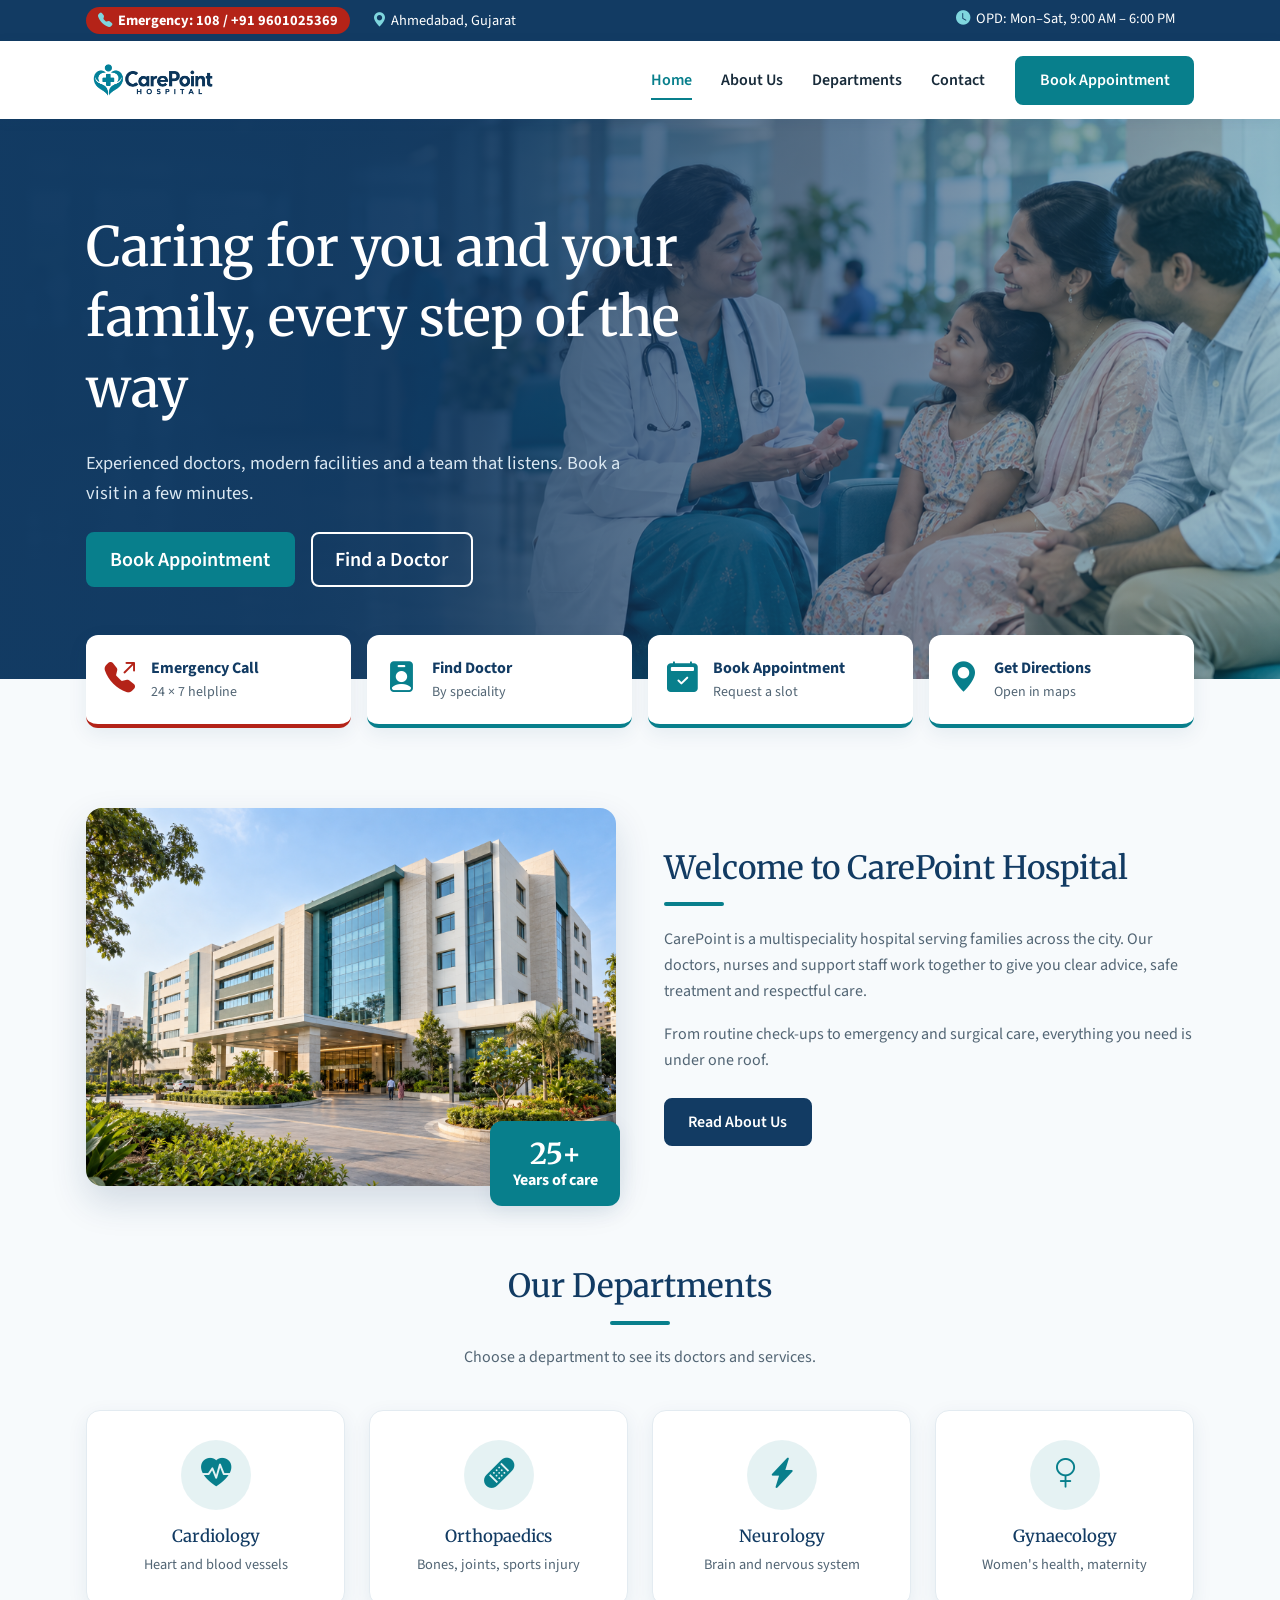
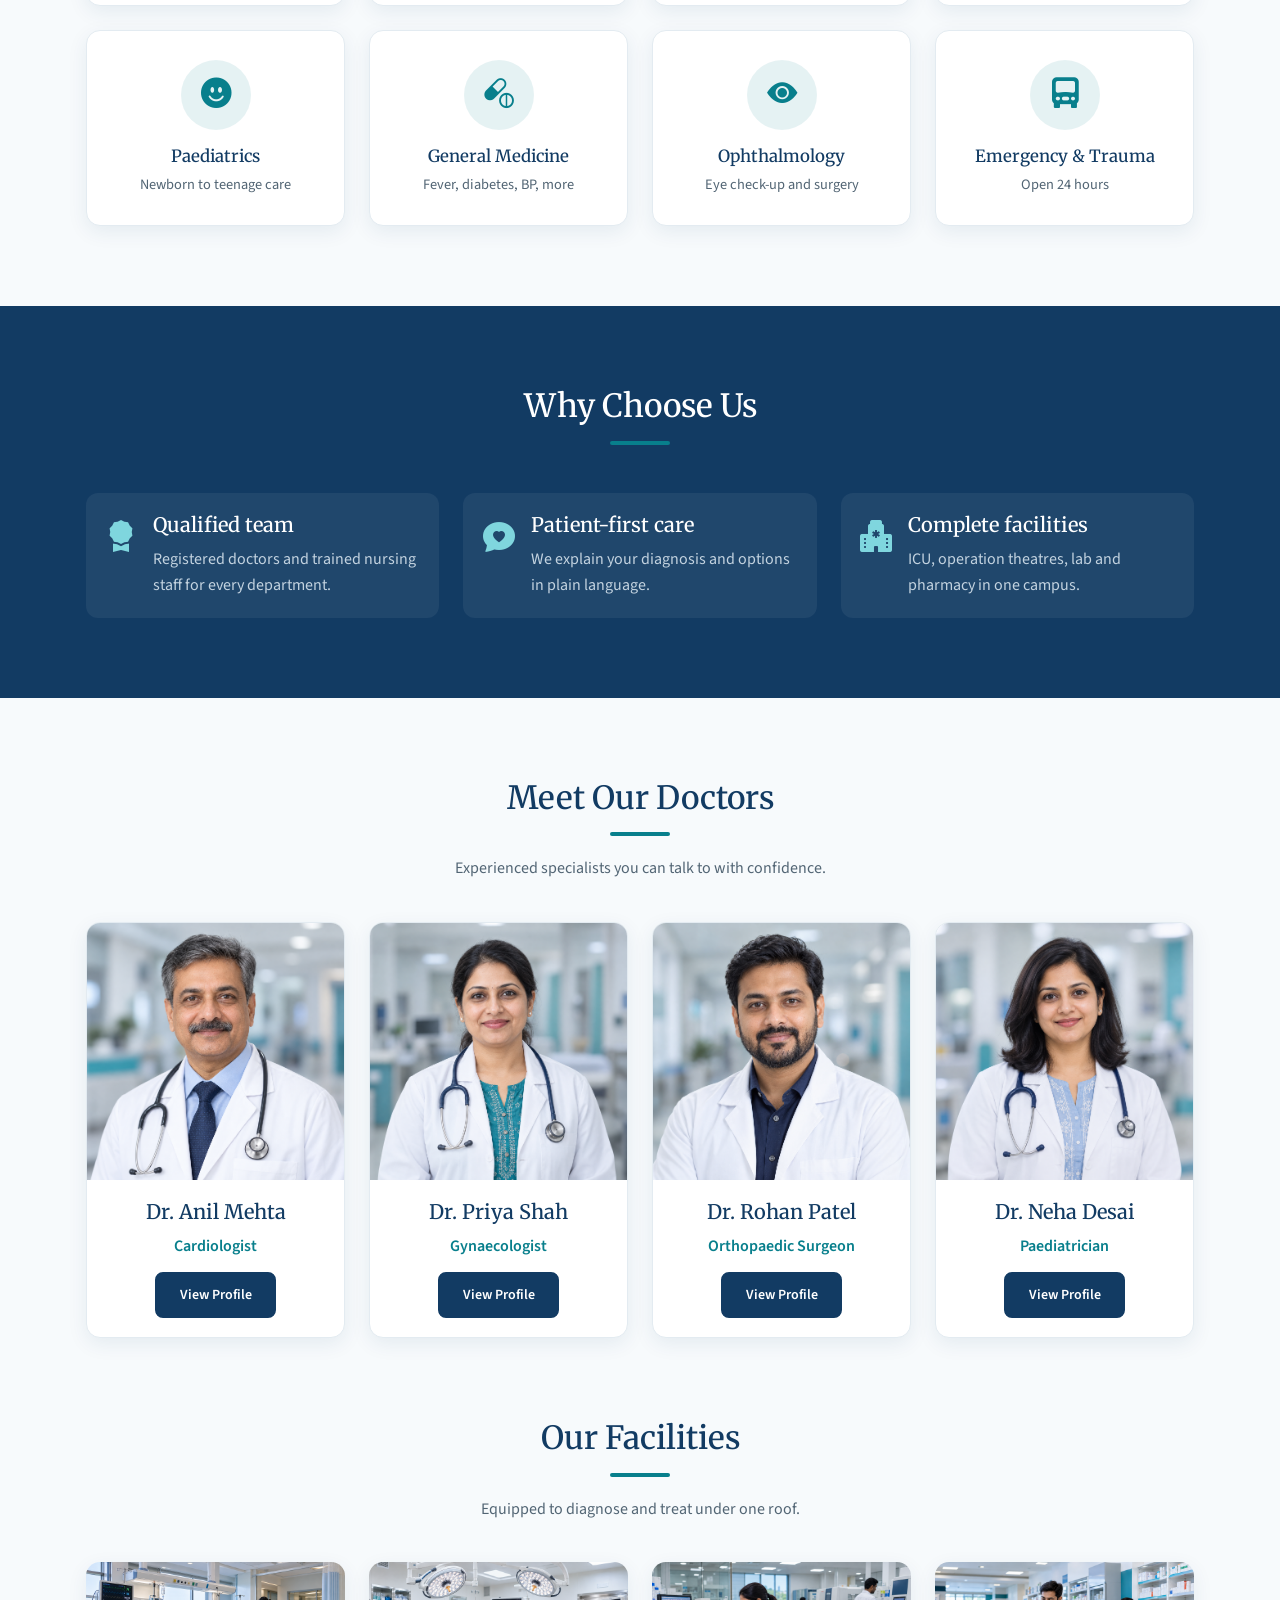
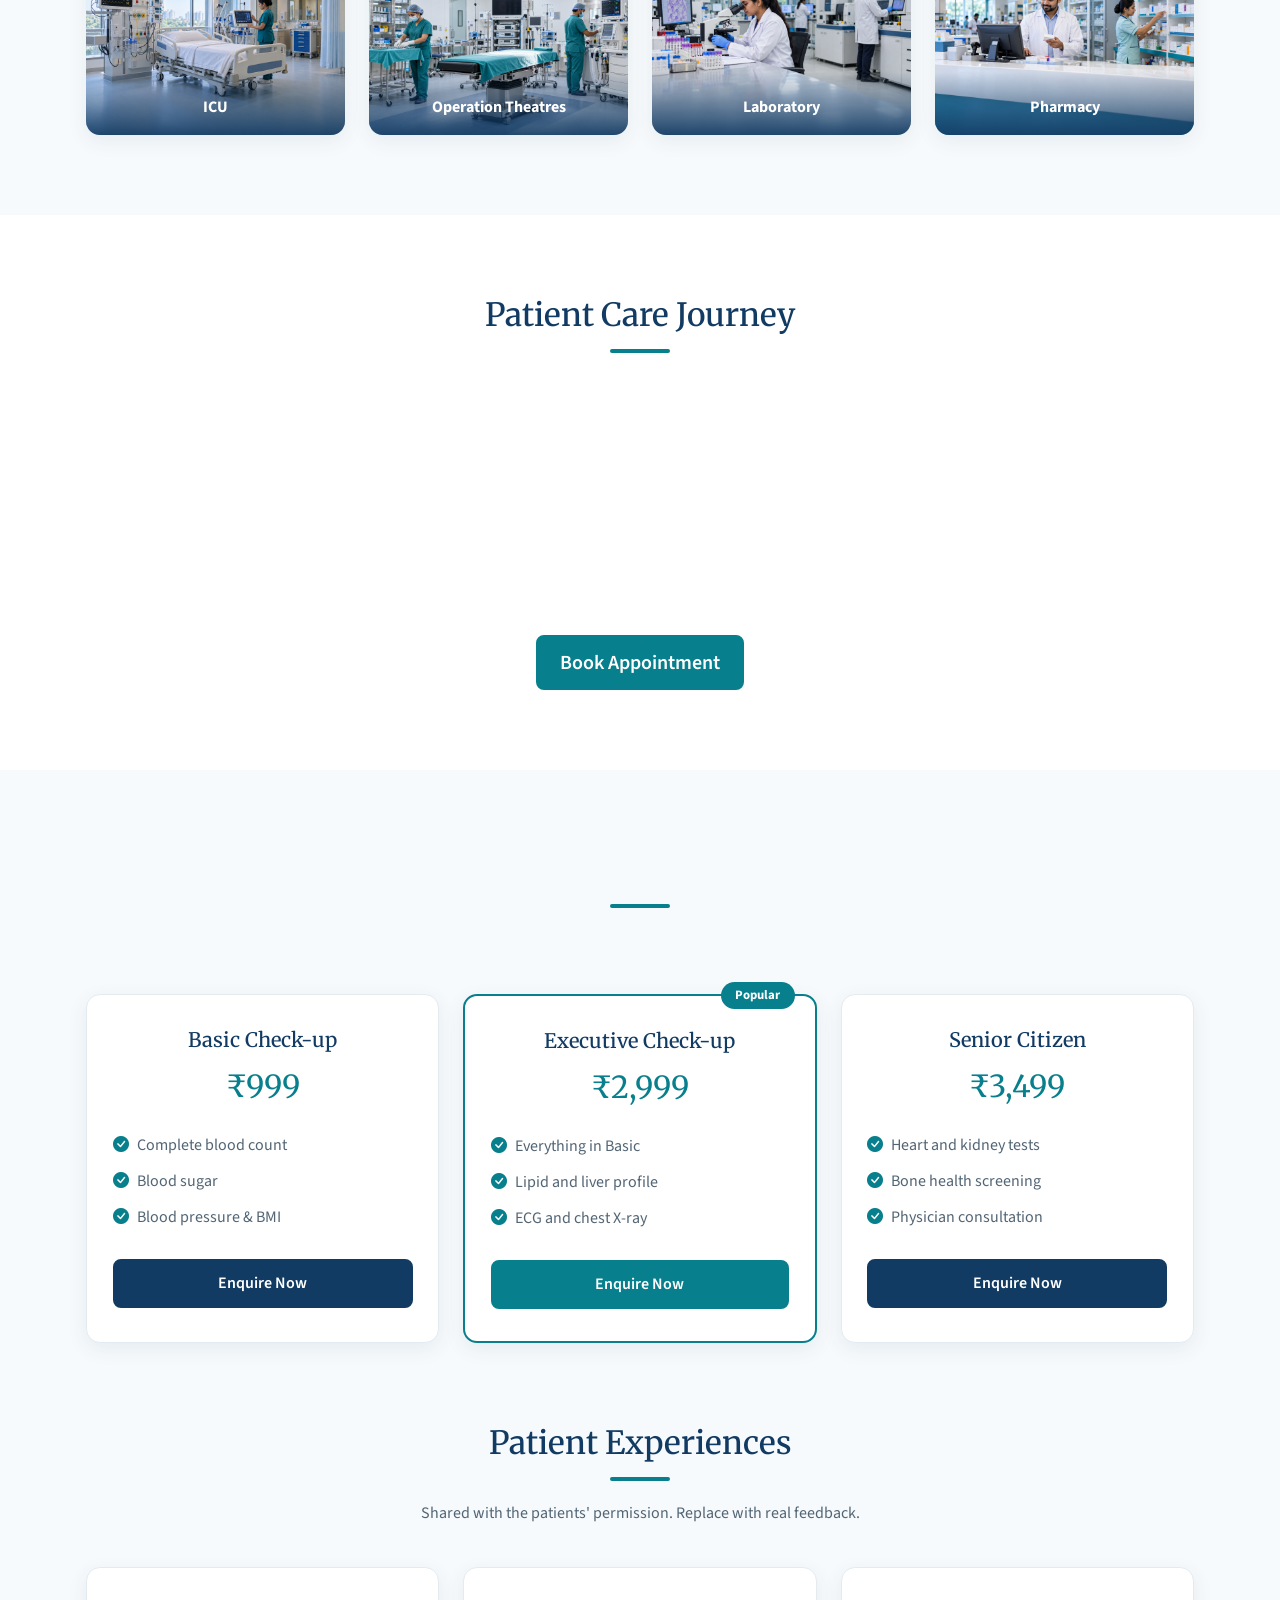
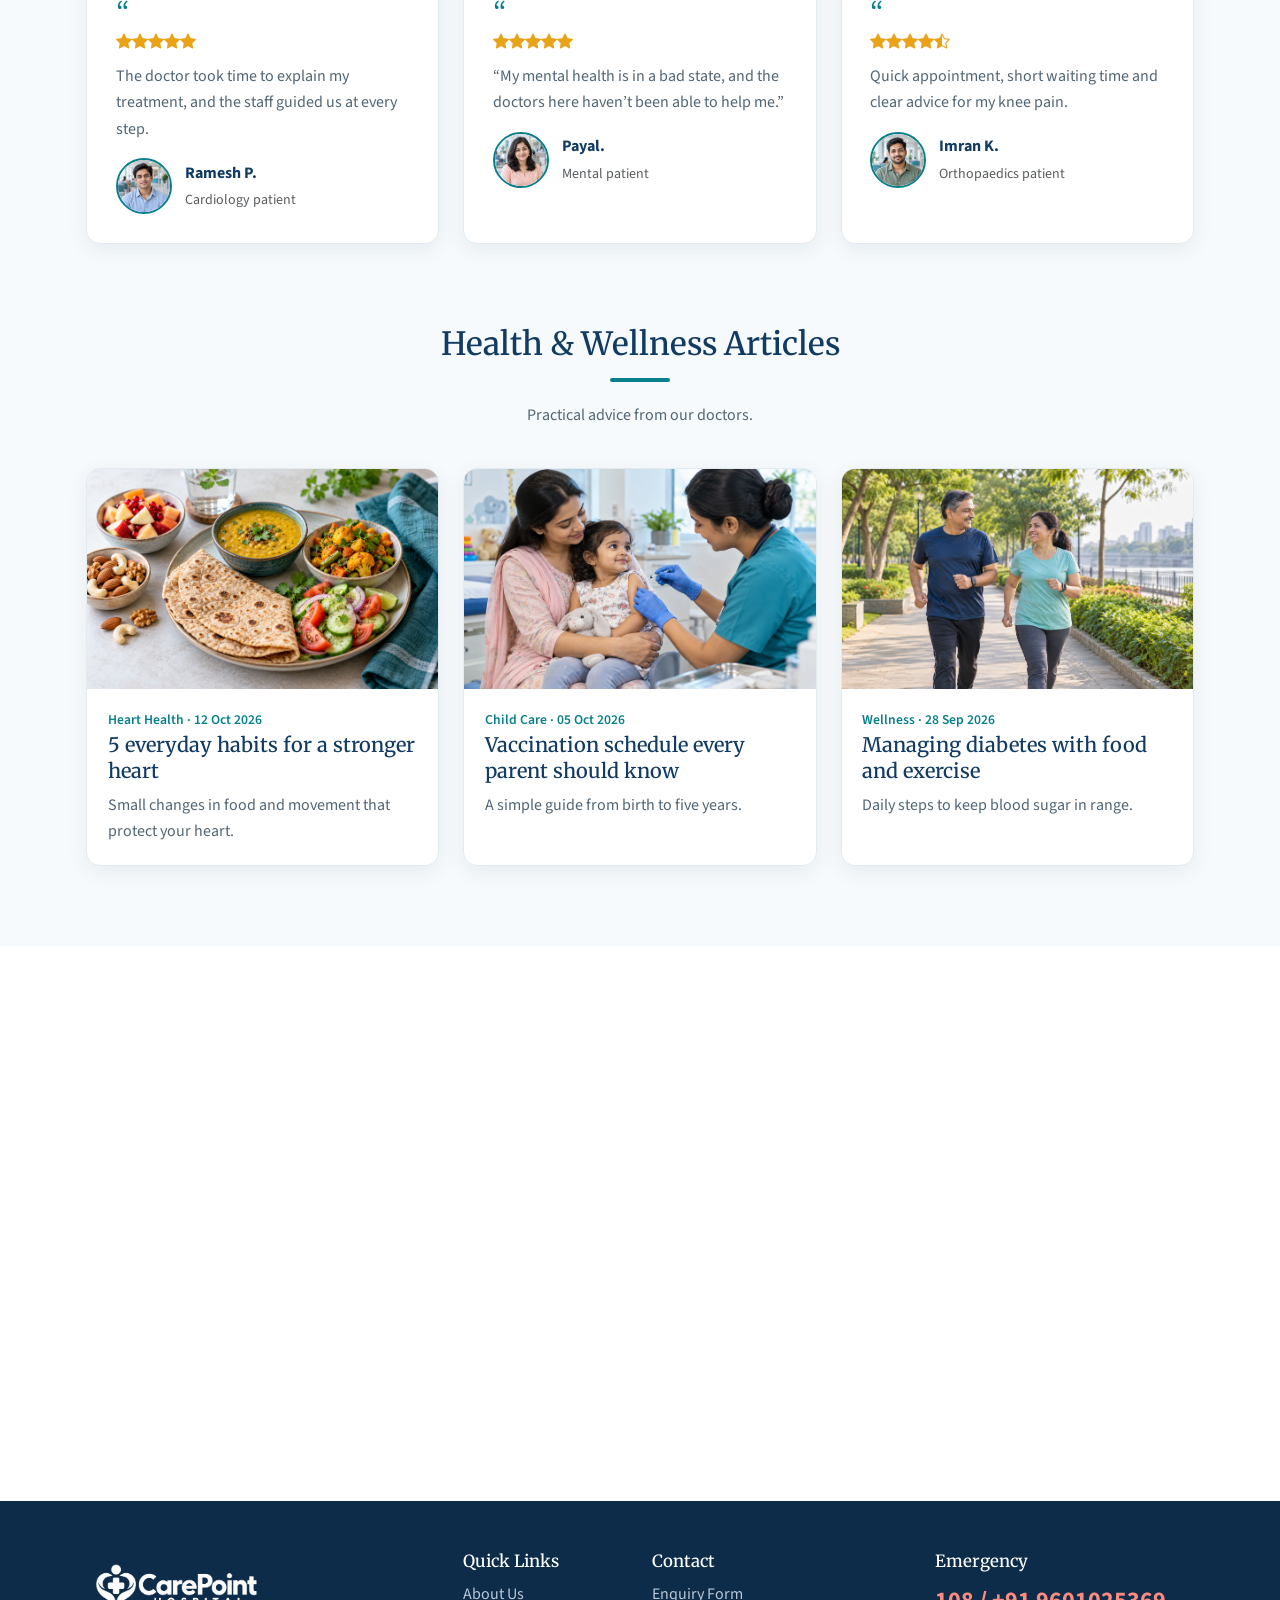
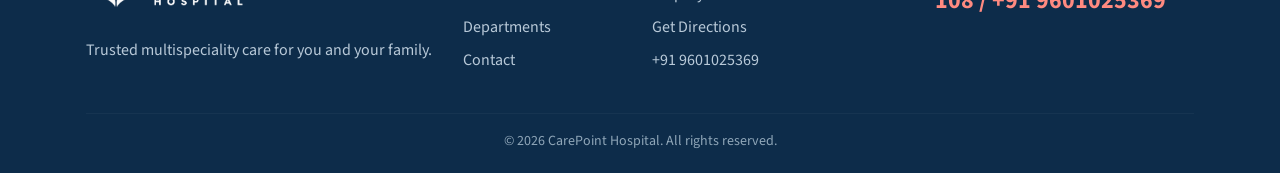
<file: index.html>
<!DOCTYPE html>
<html lang="en">

<head>
    <meta charset="UTF-8">
    <meta name="viewport" content="width=device-width, initial-scale=1">
    <title>CarePoint Hospital | Trusted Multispeciality Care</title>
    <link href="https://cdn.jsdelivr.net/npm/bootstrap@5.3.3/dist/css/bootstrap.min.css" rel="stylesheet">
    <link href="https://cdn.jsdelivr.net/npm/bootstrap-icons@1.11.3/font/bootstrap-icons.min.css" rel="stylesheet">
    <link
        href="https://fonts.googleapis.com/css2?family=Merriweather:wght@700&family=Source+Sans+3:wght@400;600;700&display=swap"
        rel="stylesheet">
    <link href="css/style.css" rel="stylesheet">
    <link rel="stylesheet" href="css/styleres.css">
    <link rel="shortcut icon" href="images/image copy 48.png" type="image/x-icon">
</head>

<body>

    <!-- TOP BAR -->
    <div class="top-bar">
        <div class="container d-flex flex-wrap justify-content-between">
            <div>
                <a href="tel:108" class="emergency"><i class="bi bi-telephone-fill"></i>Emergency: 108 / +91 9601025369</a>
                <span class="d-none d-md-inline"><i class="bi bi-geo-alt-fill"></i>Ahmedabad, Gujarat</span>
            </div>
            <span><i class="bi bi-clock-fill"></i>OPD: Mon–Sat, 9:00 AM – 6:00 PM</span>
        </div>
    </div>

    <!-- NAVBAR -->
    <nav class="navbar navbar-expand-lg sticky-top">
        <div class="container">
            <a class="navbar-brand" href="#"><img src="images/image.png" alt="CarePoint Hospital logo" width="180"
                    height="52"></a>
            <button class="navbar-toggler" data-bs-toggle="collapse" data-bs-target="#nav"
                aria-label="Toggle menu"><span class="navbar-toggler-icon"></span></button>
            <div class="collapse navbar-collapse" id="nav">
                <ul class="navbar-nav ms-auto align-items-lg-center">
                    <li class="nav-item"><a class="nav-link active" href="#home">Home</a></li>
                    <li class="nav-item"><a class="nav-link" href="about.html">About Us</a></li>
                    <li class="nav-item"><a class="nav-link" href="depart.html">Departments</a></li>
                    <!-- <li class="nav-item"><a class="nav-link" href="#doctors">Doctors</a></li>
                    <li class="nav-item"><a class="nav-link" href="#journey">Patient Guide</a></li> -->
                    <li class="nav-item"><a class="nav-link" href="contact.html">Contact</a></li>
                    <li class="nav-item ms-lg-3"><a class="btn btn-teal" href="#journey">Book Appointment</a></li>
                </ul>
            </div>
        </div>
    </nav>

    <!-- 1. HERO -->
    <header class="hero" id="home">
        <img src="images/image copy 2.png" alt="Doctors and nurses of CarePoint Hospital" width="1920" height="800">
        <div class="container">
            <div class="col-lg-7">
                <h1>Caring for you and your family, every step of the way</h1>
                <p class="my-4">Experienced doctors, modern facilities and a team that listens. Book a visit in a few
                    minutes.</p>
                <div class="btns d-flex flex-wrap gap-3">
                    <a href="#journey" class="btn btn-teal btn-lg">Book Appointment</a>
                    <a href="#doctors" class="btn btn-outline-light-x btn-lg">Find a Doctor</a>
                </div>
            </div>
        </div>
    </header>

    <!-- 2. QUICK ACCESS -->
    <div class="quick">
        <div class="container">
            <div class="row g-3">
                <div class="col-6 col-lg-3"><a href="tel:108" class="sos"><i
                            class="bi bi-telephone-outbound-fill"></i><span>Emergency Call<small>24 × 7
                                helpline</small></span></a></div>
                <div class="col-6 col-lg-3"><a href="#doctors"><i class="bi bi-person-badge-fill"></i><span>Find
                            Doctor<small>By speciality</small></span></a></div>
                <div class="col-6 col-lg-3"><a href="#journey"><i class="bi bi-calendar2-check-fill"></i><span>Book
                            Appointment<small>Request a slot</small></span></a></div>
                <div class="col-6 col-lg-3"><a href="#visit"><i class="bi bi-geo-alt-fill"></i><span>Get
                            Directions<small>Open in maps</small></span></a></div>
            </div>
        </div>
    </div>

    <!-- 3. WELCOME -->
    <section id="about">
        <div class="container">
            <div class="row align-items-center g-5">
                <div class="col-lg-6 reveal welcome-img">
                    <img src="images/image copy.png" alt="CarePoint Hospital building" width="700" height="500">
                    <div class="badge-exp"><span>25+</span>Years of care</div>
                </div>
                <div class="col-lg-6 reveal">
                    <h2>Welcome to CarePoint Hospital</h2>
                    <div class="divider left"></div>
                    <p>CarePoint is a multispeciality hospital serving families across the city. Our doctors, nurses and
                        support staff work together to give you clear advice, safe treatment and respectful care.</p>
                    <p>From routine check-ups to emergency and surgical care, everything you need is under one roof.</p>
                    <a href="#" class="btn btn-blue mt-2">Read About Us</a>
                </div>
            </div>
        </div>
    </section>

    <!-- 4. DEPARTMENTS -->
    <section id="departments" class="pt-0">
        <div class="container text-center">
            <h2 class="sec-title reveal">Our Departments</h2>
            <div class="divider"></div>
            <p class="sec-sub reveal">Choose a department to see its doctors and services.</p>
            <div class="row g-4">
                <div class="col-6 col-md-4 col-lg-3 reveal"><a href="#" class="card-x dept"><span class="ic"><i
                                class="bi bi-heart-pulse-fill"></i></span>
                        <h5>Cardiology</h5>
                        <p>Heart and blood vessels</p>
                    </a></div>
                <div class="col-6 col-md-4 col-lg-3 reveal"><a href="#" class="card-x dept"><span class="ic"><i
                                class="bi bi-bandaid-fill"></i></span>
                        <h5>Orthopaedics</h5>
                        <p>Bones, joints, sports injury</p>
                    </a></div>
                <div class="col-6 col-md-4 col-lg-3 reveal"><a href="#" class="card-x dept"><span class="ic"><i
                                class="bi bi-lightning-charge-fill"></i></span>
                        <h5>Neurology</h5>
                        <p>Brain and nervous system</p>
                    </a></div>
                <div class="col-6 col-md-4 col-lg-3 reveal"><a href="#" class="card-x dept"><span class="ic"><i
                                class="bi bi-gender-female"></i></span>
                        <h5>Gynaecology</h5>
                        <p>Women's health, maternity</p>
                    </a></div>
                <div class="col-6 col-md-4 col-lg-3 reveal"><a href="#" class="card-x dept"><span class="ic"><i
                                class="bi bi-emoji-smile-fill"></i></span>
                        <h5>Paediatrics</h5>
                        <p>Newborn to teenage care</p>
                    </a></div>
                <div class="col-6 col-md-4 col-lg-3 reveal"><a href="#" class="card-x dept"><span class="ic"><i
                                class="bi bi-capsule-pill"></i></span>
                        <h5>General Medicine</h5>
                        <p>Fever, diabetes, BP, more</p>
                    </a></div>
                <div class="col-6 col-md-4 col-lg-3 reveal"><a href="#" class="card-x dept"><span class="ic"><i
                                class="bi bi-eye-fill"></i></span>
                        <h5>Ophthalmology</h5>
                        <p>Eye check-up and surgery</p>
                    </a></div>
                <div class="col-6 col-md-4 col-lg-3 reveal"><a href="#" class="card-x dept"><span class="ic"><i
                                class="bi bi-truck-front-fill"></i></span>
                        <h5>Emergency &amp; Trauma</h5>
                        <p>Open 24 hours</p>
                    </a></div>
            </div>
        </div>
    </section>

    <!-- 5. WHY CHOOSE US -->
    <section class="why">
        <div class="container">
            <div class="text-center mb-5 reveal">
                <h2>Why Choose Us</h2>
                <div class="divider"></div>
            </div>
            <div class="row g-4">
                <div class="col-md-4 reveal">
                    <div class="why-item"><i class="bi bi-award-fill"></i>
                        <div>
                            <h5>Qualified team</h5>
                            <p class="mb-0">Registered doctors and trained nursing staff for every department.</p>
                        </div>
                    </div>
                </div>
                <div class="col-md-4 reveal">
                    <div class="why-item"><i class="bi bi-chat-heart-fill"></i>
                        <div>
                            <h5>Patient-first care</h5>
                            <p class="mb-0">We explain your diagnosis and options in plain language.</p>
                        </div>
                    </div>
                </div>
                <div class="col-md-4 reveal">
                    <div class="why-item"><i class="bi bi-hospital-fill"></i>
                        <div>
                            <h5>Complete facilities</h5>
                            <p class="mb-0">ICU, operation theatres, lab and pharmacy in one campus.</p>
                        </div>
                    </div>
                </div>
            </div>
        </div>
    </section>

    <!-- 6. DOCTORS -->
    <section id="doctors">
        <div class="container text-center">
            <h2 class="reveal">Meet Our Doctors</h2>
            <div class="divider"></div>
            <p class="sec-sub reveal">Experienced specialists you can talk to with confidence.</p>
            <div class="row g-4">
                <div class="col-sm-6 col-lg-3 reveal">
                    <div class="card-x doc">
                        <div class="photo"><img src="images/image copy 3.png" alt="Dr. Anil Mehta" width="400"
                                height="400">
                        </div>
                        <div class="info">
                            <h5>Dr. Anil Mehta</h5>
                            <p class="spec">Cardiologist</p><a href="#" class="btn btn-blue btn-sm">View Profile</a>
                        </div>
                    </div>
                </div>
                <div class="col-sm-6 col-lg-3 reveal">
                    <div class="card-x doc">
                        <div class="photo"><img src="images/image copy 4.png" alt="Dr. Priya Shah" width="400"
                                height="400">
                        </div>
                        <div class="info">
                            <h5>Dr. Priya Shah</h5>
                            <p class="spec">Gynaecologist</p><a href="#" class="btn btn-blue btn-sm">View Profile</a>
                        </div>
                    </div>
                </div>
                <div class="col-sm-6 col-lg-3 reveal">
                    <div class="card-x doc">
                        <div class="photo"><img src="images/image copy 5.png" alt="Dr. Rohan Patel" width="400"
                                height="400"></div>
                        <div class="info">
                            <h5>Dr. Rohan Patel</h5>
                            <p class="spec">Orthopaedic Surgeon</p><a href="#" class="btn btn-blue btn-sm">View
                                Profile</a>
                        </div>
                    </div>
                </div>
                <div class="col-sm-6 col-lg-3 reveal">
                    <div class="card-x doc">
                        <div class="photo"><img src="images/image copy 6.png" alt="Dr. Neha Desai" width="400"
                                height="400">
                        </div>
                        <div class="info">
                            <h5>Dr. Neha Desai</h5>
                            <p class="spec">Paediatrician</p><a href="#" class="btn btn-blue btn-sm">View Profile</a>
                        </div>
                    </div>
                </div>
            </div>
        </div>
    </section>

    <!-- 7. FACILITIES -->
    <section class="pt-0">
        <div class="container text-center">
            <h2 class="reveal">Our Facilities</h2>
            <div class="divider"></div>
            <p class="sec-sub reveal">Equipped to diagnose and treat under one roof.</p>
            <div class="row g-4">
                <div class="col-sm-6 col-lg-3 reveal">
                    <div class="fac"><img src="images/image copy 7.png" alt="Intensive care unit" width="600"
                            height="400">
                        <div class="cap">ICU<small>Round-the-clock monitoring</small></div>
                    </div>
                </div>
                <div class="col-sm-6 col-lg-3 reveal">
                    <div class="fac"><img src="images/image copy 8.png" alt="Operation theatre" width="600"
                            height="400">
                        <div class="cap">Operation Theatres<small>Modular, sterile theatres</small></div>
                    </div>
                </div>
                <div class="col-sm-6 col-lg-3 reveal">
                    <div class="fac"><img src="images/image copy 9.png" alt="Pathology laboratory" width="600"
                            height="400">
                        <div class="cap">Laboratory<small>Blood tests and imaging</small></div>
                    </div>
                </div>
                <div class="col-sm-6 col-lg-3 reveal">
                    <div class="fac"><img src="images/image copy 10.png" alt="Hospital pharmacy" width="600"
                            height="400">
                        <div class="cap">Pharmacy<small>In-house, open 24 hours</small></div>
                    </div>
                </div>
            </div>
        </div>
    </section>

    <!-- 8. PATIENT JOURNEY -->
    <section class="journey" id="journey">
        <div class="container text-center">
            <h2 class="reveal">Patient Care Journey</h2>
            <div class="divider"></div>
            <p class="sec-sub reveal">Four simple steps from home to consultation.</p>
            <div class="row">
                <div class="col-md-3 step reveal">
                    <div class="num"><i class="bi bi-grid-fill"></i></div>
                    <h5>Choose Department</h5>
                    <p>Pick the speciality you need.</p>
                </div>
                <div class="col-md-3 step reveal">
                    <div class="num"><i class="bi bi-person-lines-fill"></i></div>
                    <h5>Select Doctor</h5>
                    <p>Check profile and timings.</p>
                </div>
                <div class="col-md-3 step reveal">
                    <div class="num"><i class="bi bi-calendar-plus-fill"></i></div>
                    <h5>Request Appointment</h5>
                    <p>Our team confirms by call.</p>
                </div>
                <div class="col-md-3 step reveal">
                    <div class="num"><i class="bi bi-hospital"></i></div>
                    <h5>Visit the Hospital</h5>
                    <p>Bring ID and past reports.</p>
                </div>
            </div>
            <a href="#" class="btn btn-teal btn-lg mt-4">Book Appointment</a>
        </div>
    </section>

    <!-- 9. PACKAGES -->
    <section>
        <div class="container text-center">
            <h2 class="reveal">Health Check-up Packages</h2>
            <div class="divider"></div>
            <p class="sec-sub reveal">Prices and tests below are samples; please confirm at the front desk.</p>
            <div class="row g-4 justify-content-center">
                <div class="col-md-4 reveal">
                    <div class="card-x pkg">
                        <h5>Basic Check-up</h5>
                        <div class="price">₹999</div>
                        <ul class="text-start">
                            <li><i class="bi bi-check-circle-fill"></i>Complete blood count</li>
                            <li><i class="bi bi-check-circle-fill"></i>Blood sugar</li>
                            <li><i class="bi bi-check-circle-fill"></i>Blood pressure &amp; BMI</li>
                        </ul><a href="#visit" class="btn btn-blue w-100">Enquire Now</a>
                    </div>
                </div>
                <div class="col-md-4 reveal">
                    <div class="card-x pkg featured"><span class="tag">Popular</span>
                        <h5>Executive Check-up</h5>
                        <div class="price">₹2,999</div>
                        <ul class="text-start">
                            <li><i class="bi bi-check-circle-fill"></i>Everything in Basic</li>
                            <li><i class="bi bi-check-circle-fill"></i>Lipid and liver profile</li>
                            <li><i class="bi bi-check-circle-fill"></i>ECG and chest X-ray</li>
                        </ul><a href="#visit" class="btn btn-teal w-100">Enquire Now</a>
                    </div>
                </div>
                <div class="col-md-4 reveal">
                    <div class="card-x pkg">
                        <h5>Senior Citizen</h5>
                        <div class="price">₹3,499</div>
                        <ul class="text-start">
                            <li><i class="bi bi-check-circle-fill"></i>Heart and kidney tests</li>
                            <li><i class="bi bi-check-circle-fill"></i>Bone health screening</li>
                            <li><i class="bi bi-check-circle-fill"></i>Physician consultation</li>
                        </ul><a href="#visit" class="btn btn-blue w-100">Enquire Now</a>
                    </div>
                </div>
            </div>
        </div>
    </section>

    <!-- 10. TESTIMONIALS -->
    <section class="pt-0">
        <div class="container text-center">
            <h2 class="reveal">Patient Experiences</h2>
            <div class="divider"></div>
            <p class="sec-sub reveal">Shared with the patients' permission. Replace with real feedback.</p>
            <div class="row g-4 text-start">
                <div class="col-md-4 reveal">
                    <div class="card-x testi">
                        <div class="quote">“</div>
                        <div class="stars mb-2"><i class="bi bi-star-fill"></i><i class="bi bi-star-fill"></i><i
                                class="bi bi-star-fill"></i><i class="bi bi-star-fill"></i><i
                                class="bi bi-star-fill"></i></div>
                        <p>The doctor took time to explain my treatment, and the staff guided us at every step.</p>
                        <div class="who"><img src="images/image copy 11.png" alt="Patient photo" width="80" height="80">
                            <div><strong>Ramesh P.</strong><small class="text-muted">Cardiology patient</small></div>
                        </div>
                    </div>
                </div>
                <div class="col-md-4 reveal">
                    <div class="card-x testi">
                        <div class="quote">“</div>
                        <div class="stars mb-2"><i class="bi bi-star-fill"></i><i class="bi bi-star-fill"></i><i
                                class="bi bi-star-fill"></i><i class="bi bi-star-fill"></i><i
                                class="bi bi-star-fill"></i></div>
                        <p>“My mental health is in a bad state, and the doctors here haven’t been able to help me.”</p>
                        <div class="who"><img src="images/image copy 12.png" alt="Patient photo" width="80" height="80">
                            <div><strong>Payal.</strong><small class="text-muted">Mental patient</small></div>
                        </div>
                    </div>
                </div>
                <div class="col-md-4 reveal">
                    <div class="card-x testi">
                        <div class="quote">“</div>
                        <div class="stars mb-2"><i class="bi bi-star-fill"></i><i class="bi bi-star-fill"></i><i
                                class="bi bi-star-fill"></i><i class="bi bi-star-fill"></i><i
                                class="bi bi-star-half"></i></div>
                        <p>Quick appointment, short waiting time and clear advice for my knee pain.</p>
                        <div class="who"><img src="images/image copy 13.png" alt="Patient photo" width="80" height="80">
                            <div><strong>Imran K.</strong><small class="text-muted">Orthopaedics patient</small></div>
                        </div>
                    </div>
                </div>
            </div>
        </div>
    </section>

    <!-- 11. ARTICLES -->
    <section class="pt-0">
        <div class="container text-center">
            <h2 class="reveal">Health &amp; Wellness Articles</h2>
            <div class="divider"></div>
            <p class="sec-sub reveal">Practical advice from our doctors.</p>
            <div class="row g-4 text-start">
                <div class="col-md-4 reveal">
                    <article class="card-x art">
                        <div class="imgwrap"><img src="images/image copy 14.png" alt="Healthy heart foods" width="600"
                                height="375"></div>
                        <div class="body">
                            <div class="meta">Heart Health · 12 Oct 2026</div>
                            <h5><a href="#">5 everyday habits for a stronger heart</a></h5>
                            <p class="mb-0">Small changes in food and movement that protect your heart.</p>
                        </div>
                    </article>
                </div>
                <div class="col-md-4 reveal">
                    <article class="card-x art">
                        <div class="imgwrap"><img src="images/image copy 15.png" alt="Child getting vaccinated"
                                width="600" height="375"></div>
                        <div class="body">
                            <div class="meta">Child Care · 05 Oct 2026</div>
                            <h5><a href="#">Vaccination schedule every parent should know</a></h5>
                            <p class="mb-0">A simple guide from birth to five years.</p>
                        </div>
                    </article>
                </div>
                <div class="col-md-4 reveal">
                    <article class="card-x art">
                        <div class="imgwrap"><img src="images/image copy 16.png" alt="Person walking outdoors"
                                width="600" height="375"></div>
                        <div class="body">
                            <div class="meta">Wellness · 28 Sep 2026</div>
                            <h5><a href="#">Managing diabetes with food and exercise</a></h5>
                            <p class="mb-0">Daily steps to keep blood sugar in range.</p>
                        </div>
                    </article>
                </div>
            </div>
        </div>
    </section>

    <!-- 12. VISIT -->
    <section class="visit" id="visit" style="background:#fff">
        <div class="container">
            <div class="row g-5 align-items-center">
                <div class="col-lg-5 reveal">
                    <h2>Visit Our Hospital</h2>
                    <div class="divider left"></div>
                    <div class="info-row"><i class="bi bi-geo-alt-fill"></i>
                        <div><strong>Address</strong>CarePoint Hospital, SG Highway, Ahmedabad, Gujarat 380054</div>
                    </div>
                    <div class="info-row"><i class="bi bi-clock-fill"></i>
                        <div><strong>Timings</strong>OPD: Mon–Sat, 9 AM – 6 PM<br>Emergency: 24 × 7</div>
                    </div>
                    <div class="info-row"><i class="bi bi-telephone-fill"></i>
                        <div><strong>Contact</strong>+91 9472648343· info@carepoint.example</div>
                    </div>
                    <div class="d-flex flex-wrap gap-2 mt-3">
                        <a href="tel:+917900000000" class="btn btn-emergency"><i
                                class="bi bi-telephone-fill me-1"></i>Call Now</a>
                        <a href="https://maps.google.com" target="_blank" rel="noopener" class="btn btn-blue"><i
                                class="bi bi-map-fill me-1"></i>Get Directions</a>
                    </div>
                </div>
                <div class="col-lg-7 map reveal"><iframe
                        src="https://www.google.com/maps/embed?pb=!1m18!1m12!1m3!1d7332.050254988505!2d72.49318868893486!3d23.242172674258033!2m3!1f0!2f0!3f0!3m2!1i1024!2i768!4f13.1!3m3!1m2!1s0x395c25e05241e8d7%3A0x178776f66d5e9595!2sMy%20life%20hospital!5e0!3m2!1sen!2sin!4v1792065778115!5m2!1sen!2sin"
                        width="600" height="450" style="border:0;" allowfullscreen="" loading="lazy"
                        referrerpolicy="strict-origin-when-cross-origin"></iframe></div>
            </div>
        </div>
    </section>

    <!-- FOOTER -->
    <footer>
        <div class="container">
            <div class="row g-4">
                <div class="col-lg-4"><img src="images/image copy 17.png" alt="CarePoint Hospital" width="180" height="52"
                        class="mb-3">
                    <p style="color:#b8c9d8">Trusted multispeciality care for you and your family.</p>
                </div>
                <div class="col-6 col-lg-2">
                    <h5>Quick Links</h5>
                    <ul>
                        <li><a href="about.html">About Us</a></li>
                        <li><a href="#departments">Departments</a></li>
                        <!-- <li><a href="#doctors">Doctors</a></li>
                        <li><a href="#journey">Patient Guide</a></li> -->
                         <li><a href="#departments">Contact</a></li>
                    </ul>
                </div>
               <div class="col-6 col-lg-3">
                    <h5>Contact</h5>
                    <ul>
                        <li><a href="#enquiry">Enquiry Form</a></li>
                        <li><a href="https://maps.google.com" target="_blank" rel="noopener">Get Directions</a></li>
                        <li><a href="tel:+919601025369">+91 9601025369</a></li>
                    </ul>
                </div>
                <div class="col-lg-3">
                    <h5>Emergency</h5>
                    <p class="fs-4 mb-0" style="color:#ff8a80;font-weight:700">108 / +91 9601025369</p>
                </div>
            </div>
            <hr class="mt-4">
            <p class="text-center small mb-0" style="color:#8fa6b8">© 2026 CarePoint Hospital. All rights reserved.</p>
        </div>
    </footer>

    <!-- <a href="tel:108" class="sos-float" aria-label="Emergency call"><i class="bi bi-telephone-fill"></i></a> -->

    <script src="https://cdn.jsdelivr.net/npm/bootstrap@5.3.3/dist/js/bootstrap.bundle.min.js"></script>
    <script>
        // Fade-in on scroll
        const io = new IntersectionObserver((es) => es.forEach(e => { if (e.isIntersecting) { e.target.classList.add('show'); io.unobserve(e.target); } }), { threshold: .12 });
        document.querySelectorAll('.reveal').forEach(el => io.observe(el));
    </script>
</body>

</html>
</file>
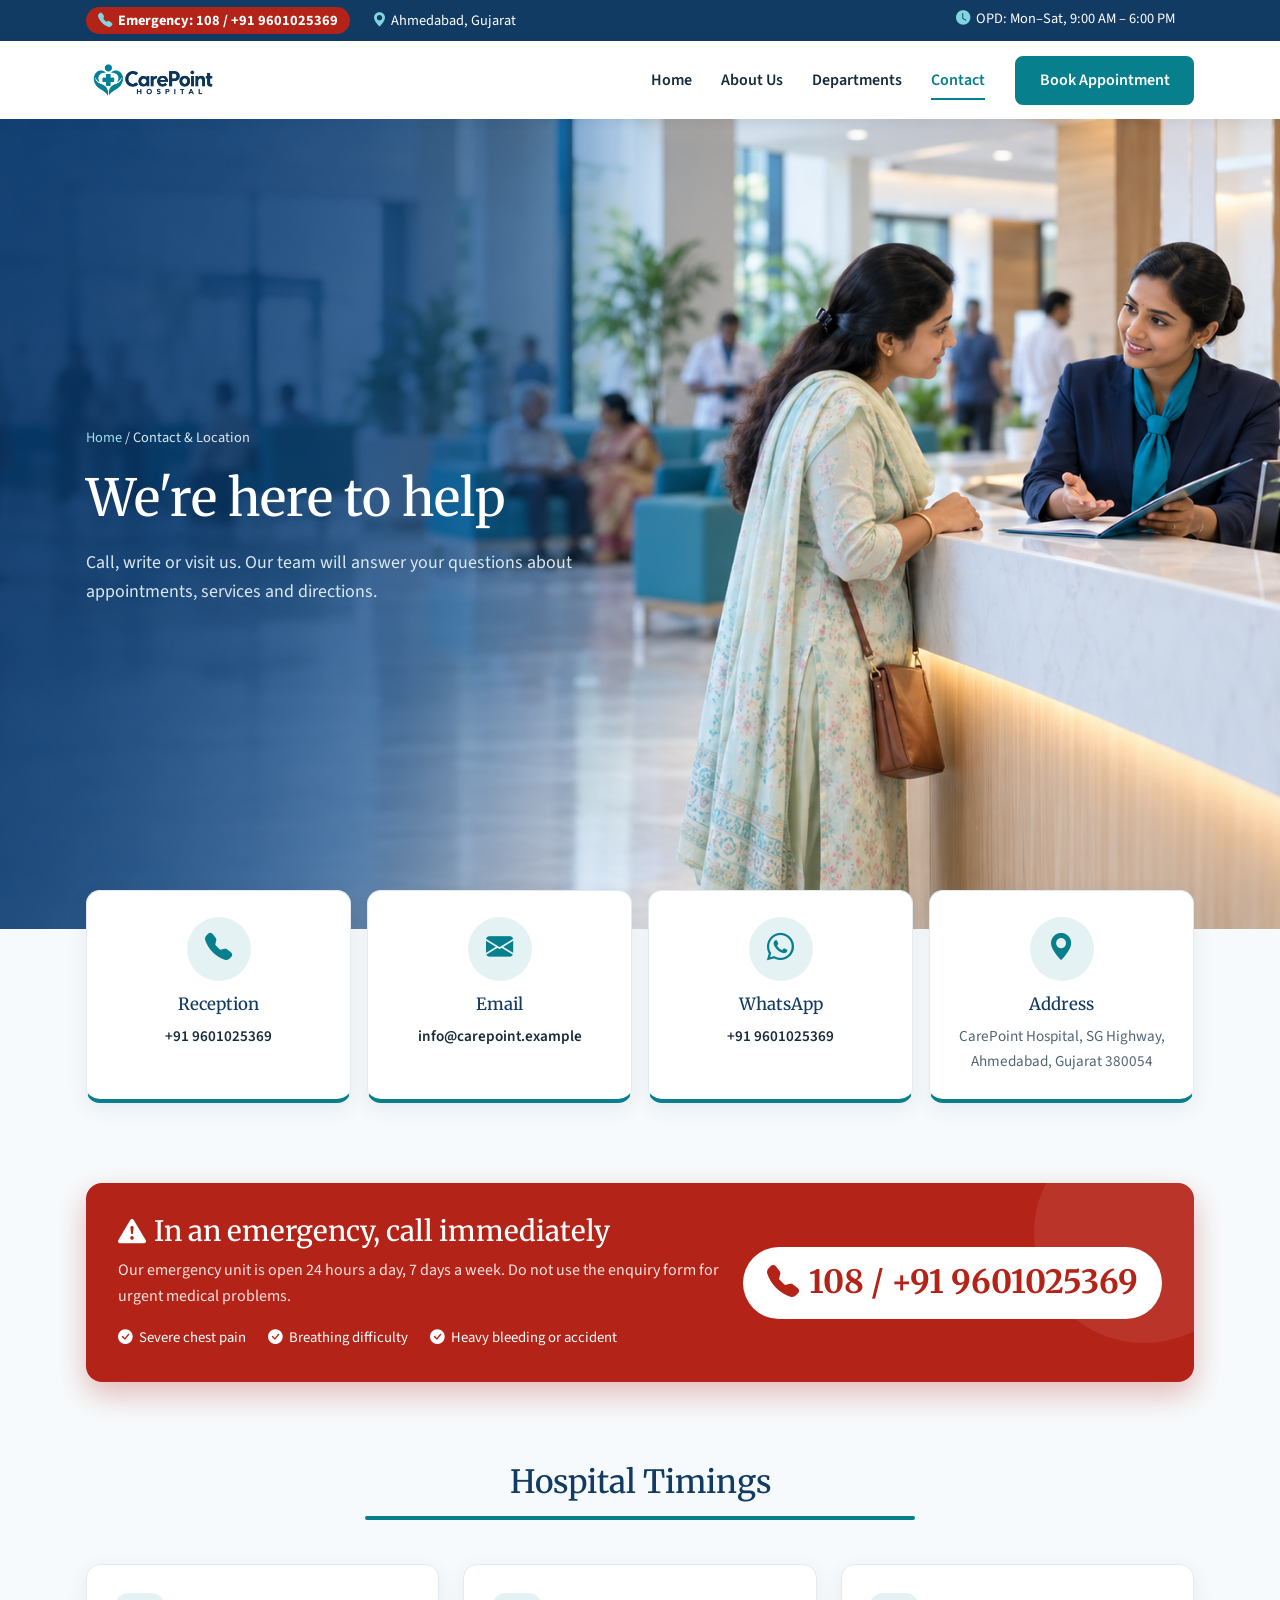
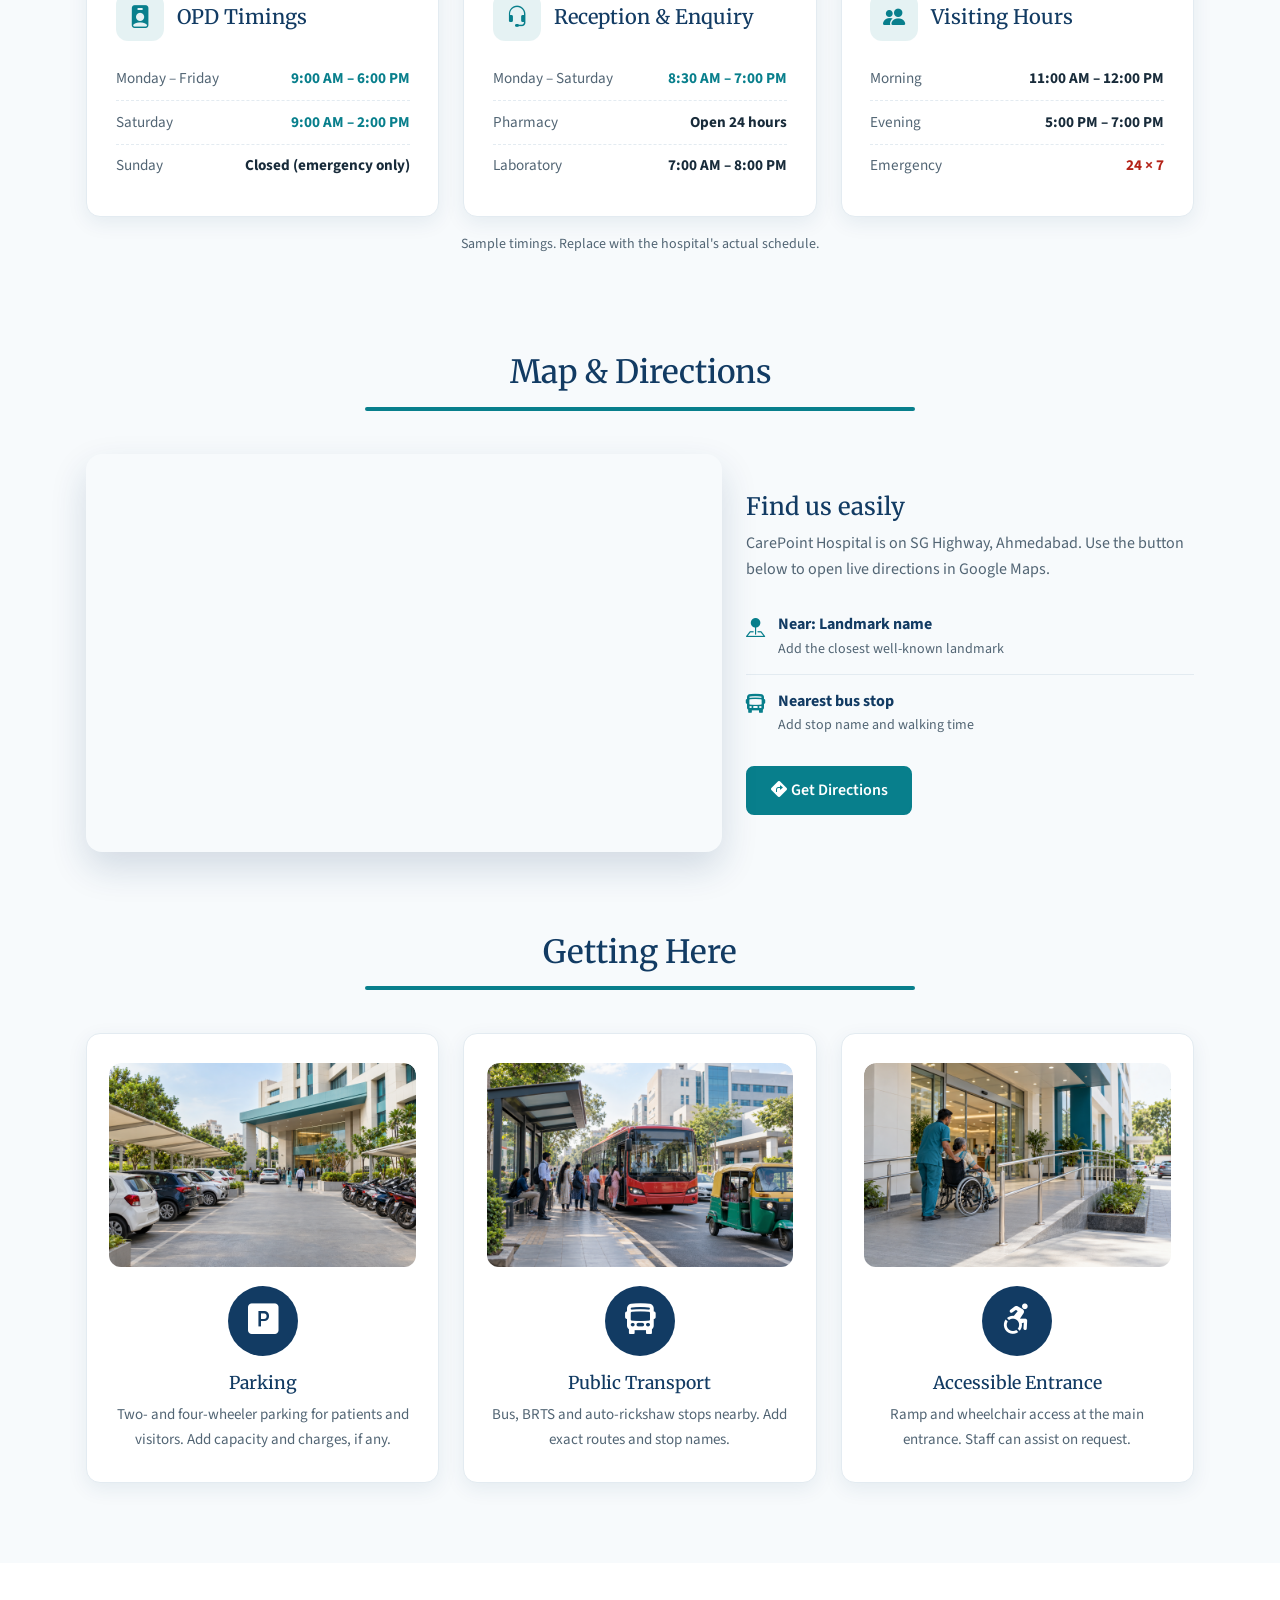
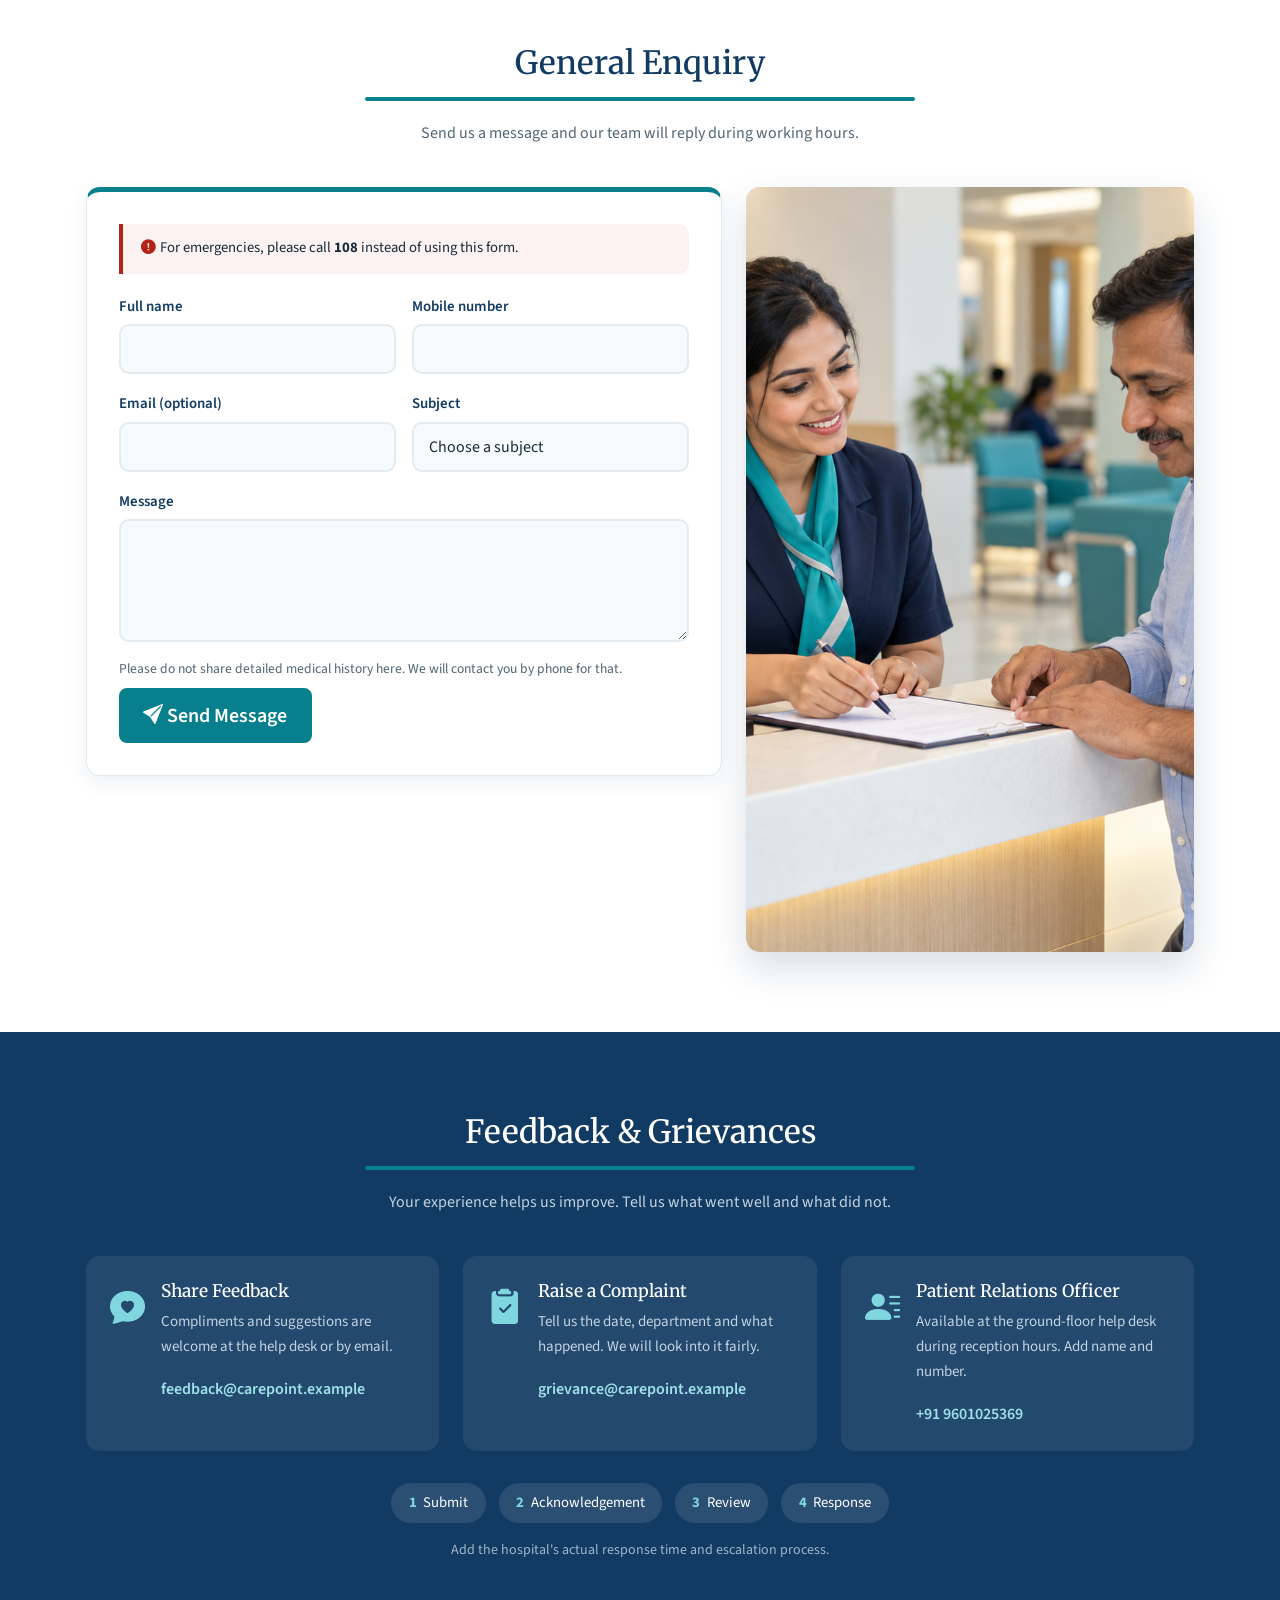
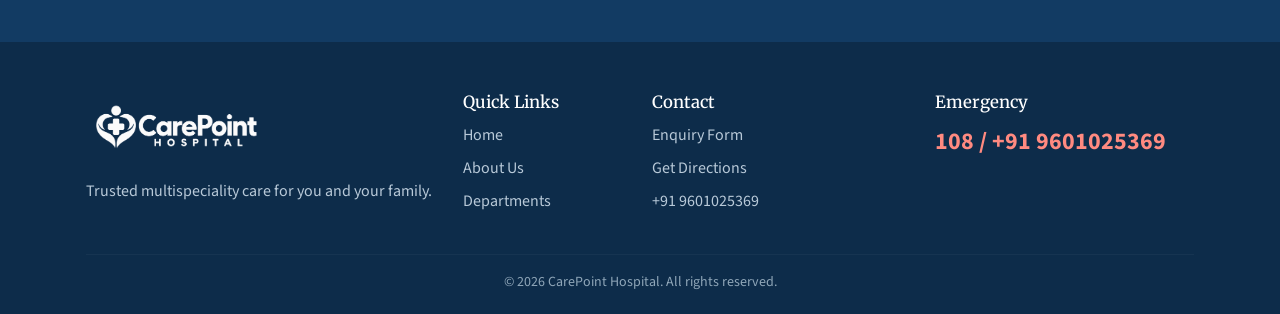
<file: contact.html>
<!DOCTYPE html>
<html lang="en">

<head>
    <meta charset="UTF-8">
    <meta name="viewport" content="width=device-width, initial-scale=1">
    <title>Contact &amp; Location | CarePoint Hospital</title>
    <link href="https://cdn.jsdelivr.net/npm/bootstrap@5.3.3/dist/css/bootstrap.min.css" rel="stylesheet">
    <link href="https://cdn.jsdelivr.net/npm/bootstrap-icons@1.11.3/font/bootstrap-icons.min.css" rel="stylesheet">
    <link
        href="https://fonts.googleapis.com/css2?family=Merriweather:wght@700&family=Source+Sans+3:wght@400;600;700&display=swap"
        rel="stylesheet">
    <link href="css/style.css" rel="stylesheet">
    
    <link href="css/contact.css" rel="stylesheet">
    <link rel="stylesheet" href="css/contactres.css">
     <link rel="shortcut icon" href="images/image copy 48.png" type="image/x-icon">
</head>

<body>

    <!-- TOP BAR -->
    <div class="top-bar">
        <div class="container d-flex flex-wrap justify-content-between">
            <div>
                <a href="tel:108" class="emergency"><i class="bi bi-telephone-fill"></i>Emergency: 108 / +91 9601025369</a>
                <span class="d-none d-md-inline"><i class="bi bi-geo-alt-fill"></i>Ahmedabad, Gujarat</span>
            </div>
            <span><i class="bi bi-clock-fill"></i>OPD: Mon–Sat, 9:00 AM – 6:00 PM</span>
        </div>
    </div>

    <!-- NAVBAR -->
    <nav class="navbar navbar-expand-lg sticky-top">
        <div class="container">
            <a class="navbar-brand" href="index.html"><img src="images/image.png" alt="CarePoint Hospital logo"
                    width="180" height="52"></a>
            <button class="navbar-toggler" data-bs-toggle="collapse" data-bs-target="#nav"
                aria-label="Toggle menu"><span class="navbar-toggler-icon"></span></button>
            <div class="collapse navbar-collapse" id="nav">
                <ul class="navbar-nav ms-auto align-items-lg-center">
                    <li class="nav-item"><a class="nav-link" href="index.html">Home</a></li>
                    <li class="nav-item"><a class="nav-link" href="about.html">About Us</a></li>
                    <li class="nav-item"><a class="nav-link" href="depart.html">Departments</a></li>
                    <!-- <li class="nav-item"><a class="nav-link" href="index.html#doctors">Doctors</a></li>
        <li class="nav-item"><a class="nav-link" href="index.html#journey">Patient Guide</a></li> -->
                    <li class="nav-item"><a class="nav-link active" href="contact.html">Contact</a></li>
                    <li class="nav-item ms-lg-3"><a class="btn btn-teal" href="index.html#journey">Book Appointment</a>
                    </li>
                </ul>
            </div>
        </div>
    </nav>

    <!-- 1. HERO -->
    <header class="page-hero">
        <img src="images/image copy 43.png" alt="Hospital reception desk" width="1920" height="600">
        <div class="container">
            <div class="col-lg-7">
                <div class="crumbs"><a href="index.html">Home</a> <span>/ Contact &amp; Location</span></div>
                <h1>We're here to help</h1>
                <p class="mt-3">Call, write or visit us. Our team will answer your questions about appointments,
                    services and directions.</p>
            </div>
        </div>
    </header>

    <!-- 2. CONTACT DETAILS -->
    <div class="contact-strip">
        <div class="container">
            <div class="row g-3">
                <div class="col-sm-6 col-lg-3 reveal">
                    <div class="card-x c-card"><span class="ic"><i class="bi bi-telephone-fill"></i></span>
                        <h5>Reception</h5>
                        <p><a href="tel:+919601025369">+91 9601025369</a></p>
                    </div>
                </div>
                <div class="col-sm-6 col-lg-3 reveal">
                    <div class="card-x c-card"><span class="ic"><i class="bi bi-envelope-fill"></i></span>
                        <h5>Email</h5>
                        <p><a href="mailto:info@carepoint.example">info@carepoint.example</a></p>
                    </div>
                </div>
                <div class="col-sm-6 col-lg-3 reveal">
                    <div class="card-x c-card"><span class="ic"><i class="bi bi-whatsapp"></i></span>
                        <h5>WhatsApp</h5>
                        <p><a href="https://wa.me/919601025369">+91 9601025369</a></p>
                    </div>
                </div>
                <div class="col-sm-6 col-lg-3 reveal">
                    <div class="card-x c-card"><span class="ic"><i class="bi bi-geo-alt-fill"></i></span>
                        <h5>Address</h5>
                        <p>CarePoint Hospital, SG Highway, Ahmedabad, Gujarat 380054</p>
                    </div>
                </div>
            </div>
        </div>
    </div>

    <!-- 3. EMERGENCY -->
    <section style="padding-bottom:40px">
        <div class="container">
            <div class="emg-banner reveal">
                <div class="row align-items-center g-3">
                    <div class="col-lg-7">
                        <h2 class="h3"><i class="bi bi-exclamation-triangle-fill me-2"></i>In an emergency, call
                            immediately</h2>
                        <p>Our emergency unit is open 24 hours a day, 7 days a week. Do not use the enquiry form for
                            urgent medical problems.</p>
                        <div class="tips"><span><i class="bi bi-check-circle-fill"></i>Severe chest pain</span><span><i
                                    class="bi bi-check-circle-fill"></i>Breathing difficulty</span><span><i
                                    class="bi bi-check-circle-fill"></i>Heavy bleeding or accident</span></div>
                    </div>
                    <div class="col-lg-5 text-lg-end"><a href="tel:108" class="num"><i
                                class="bi bi-telephone-fill"></i>108 / +91 9601025369</a></div>
                </div>
            </div>
        </div>
    </section>

    <!-- 4. TIMINGS -->
    <section style="padding-top:40px">
        <div class="container text-center">
            <h2 class="reveal">Hospital Timings</h2>
            <div class="divider"></div>
            <div class="row g-4 mt-2 text-start">
                <div class="col-md-4 reveal">
                    <div class="card-x time-card">
                        <div class="head"><i class="bi bi-person-badge-fill"></i>
                            <h5>OPD Timings</h5>
                        </div>
                        <div class="time-row open"><span>Monday – Friday</span><strong>9:00 AM – 6:00 PM</strong></div>
                        <div class="time-row open"><span>Saturday</span><strong>9:00 AM – 2:00 PM</strong></div>
                        <div class="time-row"><span>Sunday</span><strong>Closed (emergency only)</strong></div>
                    </div>
                </div>
                <div class="col-md-4 reveal">
                    <div class="card-x time-card">
                        <div class="head"><i class="bi bi-headset"></i>
                            <h5>Reception &amp; Enquiry</h5>
                        </div>
                        <div class="time-row open"><span>Monday – Saturday</span><strong>8:30 AM – 7:00 PM</strong>
                        </div>
                        <div class="time-row"><span>Pharmacy</span><strong>Open 24 hours</strong></div>
                        <div class="time-row"><span>Laboratory</span><strong>7:00 AM – 8:00 PM</strong></div>
                    </div>
                </div>
                <div class="col-md-4 reveal">
                    <div class="card-x time-card">
                        <div class="head"><i class="bi bi-people-fill"></i>
                            <h5>Visiting Hours</h5>
                        </div>
                        <div class="time-row"><span>Morning</span><strong>11:00 AM – 12:00 PM</strong></div>
                        <div class="time-row"><span>Evening</span><strong>5:00 PM – 7:00 PM</strong></div>
                        <div class="time-row sos"><span>Emergency</span><strong>24 × 7</strong></div>
                    </div>
                </div>
            </div>
            <p class="small mt-3 reveal">Sample timings. Replace with the hospital's actual schedule.</p>
        </div>
    </section>

    <!-- 5. MAP & DIRECTIONS -->
    <section class="pt-0">
        <div class="container">
            <div class="text-center">
                <h2 class="reveal">Map &amp; Directions</h2>
                <div class="divider"></div>
            </div>
            <div class="row g-4 align-items-center mt-2">
                <div class="col-lg-7 reveal">
                    <div class="map-wrap"><iframe
                        src="https://www.google.com/maps/embed?pb=!1m18!1m12!1m3!1d7332.050254988505!2d72.49318868893486!3d23.242172674258033!2m3!1f0!2f0!3f0!3m2!1i1024!2i768!4f13.1!3m3!1m2!1s0x395c25e05241e8d7%3A0x178776f66d5e9595!2sMy%20life%20hospital!5e0!3m2!1sen!2sin!4v1792065778115!5m2!1sen!2sin"
                        width="650" height="460" style="border:0;" allowfullscreen="" loading="lazy"
                        referrerpolicy="strict-origin-when-cross-origin"></iframe></div>
                </div>
                <div class="col-lg-5 reveal">
                    <h4>Find us easily</h4>
                    <p>CarePoint Hospital is on SG Highway, Ahmedabad. Use the button below to open live directions in
                        Google Maps.</p>
                    <div class="landmark"><i class="bi bi-pin-map-fill"></i>
                        <div><strong>Near: Landmark name</strong><small>Add the closest well-known landmark</small>
                        </div>
                    </div>
                    <div class="landmark"><i class="bi bi-bus-front-fill"></i>
                        <div><strong>Nearest bus stop</strong><small>Add stop name and walking time</small></div>
                    </div>
                    <a href="https://maps.google.com" target="_blank" rel="noopener" class="btn btn-teal mt-3"><i
                            class="bi bi-sign-turn-right-fill me-1"></i>Get Directions</a>
                </div>
            </div>
        </div>
    </section>

    <!-- 6. GETTING HERE -->
    <section class="pt-0">
        <div class="container text-center">
            <h2 class="reveal">Getting Here</h2>
            <div class="divider"></div>
            <div class="row g-4 mt-2">
                <div class="col-md-4 reveal">
                    <div class="card-x here">
                        <div class="here-wrap"><img class="here-img" src="images/image copy 44.png"
                                alt="Hospital parking area" width="600" height="400"></div><span class="ic"><i
                                class="bi bi-p-square-fill"></i></span>
                        <h5>Parking</h5>
                        <p>Two- and four-wheeler parking for patients and visitors. Add capacity and charges, if any.
                        </p>
                    </div>
                </div>
                <div class="col-md-4 reveal">
                    <div class="card-x here">
                        <div class="here-wrap"><img class="here-img" src="images/image copy 45.png"
                                alt="Public transport near the hospital" width="600" height="400"></div><span
                            class="ic"><i class="bi bi-bus-front-fill"></i></span>
                        <h5>Public Transport</h5>
                        <p>Bus, BRTS and auto-rickshaw stops nearby. Add exact routes and stop names.</p>
                    </div>
                </div>
                <div class="col-md-4 reveal">
                    <div class="card-x here">
                        <div class="here-wrap"><img class="here-img" src="images/image copy 46.png"
                                alt="Wheelchair accessible entrance" width="600" height="400"></div><span class="ic"><i
                                class="bi bi-person-wheelchair"></i></span>
                        <h5>Accessible Entrance</h5>
                        <p>Ramp and wheelchair access at the main entrance. Staff can assist on request.</p>
                    </div>
                </div>
            </div>
        </div>
    </section>

    <!-- 7. ENQUIRY FORM -->
    <section class="pt-0" id="enquiry" style="background:#fff;padding-top:80px!important">
        <div class="container">
            <div class="text-center">
                <h2 class="reveal">General Enquiry</h2>
                <div class="divider"></div>
                <p class="sec-sub reveal">Send us a message and our team will reply during working hours.</p>
            </div>
            <div class="row g-4 align-items-start">
                <div class="col-lg-7 reveal">
                    <div class="card-x form-card">
                        <div class="warn"><i class="bi bi-exclamation-circle-fill me-1"
                                style="color:var(--emergency)"></i>For emergencies, please call <strong>108</strong>
                            instead of using this form.</div>
                        <form id="enqForm" novalidate>
                            <div class="row g-3">
                                <div class="col-md-6"><label for="name">Full name</label><input type="text"
                                        class="form-control" id="name" required>
                                    <div class="invalid-feedback">Please enter your name.</div>
                                </div>
                                <div class="col-md-6"><label for="phone">Mobile number</label><input type="tel"
                                        class="form-control" id="phone" pattern="[0-9+ ]{10,14}" required>
                                    <div class="invalid-feedback">Enter a valid phone number.</div>
                                </div>
                                <div class="col-md-6"><label for="email">Email (optional)</label><input type="email"
                                        class="form-control" id="email"></div>
                                <div class="col-md-6"><label for="subject">Subject</label><select class="form-select"
                                        id="subject" required>
                                        <option value="">Choose a subject</option>
                                        <option>Appointment</option>
                                        <option>Health check-up package</option>
                                        <option>Reports &amp; billing</option>
                                        <option>Other</option>
                                    </select>
                                    <div class="invalid-feedback">Please choose a subject.</div>
                                </div>
                                <div class="col-12"><label for="msg">Message</label><textarea class="form-control"
                                        id="msg" rows="4" required></textarea>
                                    <div class="invalid-feedback">Please write your message.</div>
                                </div>
                                <div class="col-12">
                                    <p class="form-note mb-2">Please do not share detailed medical history here. We will
                                        contact you by phone for that.</p><button type="submit"
                                        class="btn btn-teal btn-lg"><i class="bi bi-send-fill me-1"></i>Send
                                        Message</button>
                                </div>
                            </div>
                        </form>
                        <div class="form-success" id="okMsg"><i class="bi bi-check-circle-fill me-1"
                                style="color:var(--teal)"></i>Thank you. Your message is ready to send. (Connect this
                            form to your server or email service to receive it.)</div>
                    </div>
                </div>
                <div class="col-lg-5 reveal rr2"><img class="side-img" src="images/image copy 47.png"
                        alt="Helpdesk staff assisting a patient" width="700" height="700"></div>
            </div>
        </div>
    </section>

    <!-- 8. FEEDBACK & GRIEVANCES -->
    <section class="fb">
        <div class="container text-center">
            <h2 class="reveal">Feedback &amp; Grievances</h2>
            <div class="divider"></div>
            <p class="sec-sub reveal">Your experience helps us improve. Tell us what went well and what did not.</p>
            <div class="row g-4 text-start">
                <div class="col-md-4 reveal">
                    <div class="fb-card"><i class="bi bi-chat-heart-fill"></i>
                        <div>
                            <h5>Share Feedback</h5>
                            <p>Compliments and suggestions are welcome at the help desk or by email.</p><a
                                href="mailto:feedback@carepoint.example">feedback@carepoint.example</a>
                        </div>
                    </div>
                </div>
                <div class="col-md-4 reveal">
                    <div class="fb-card"><i class="bi bi-clipboard2-check-fill"></i>
                        <div>
                            <h5>Raise a Complaint</h5>
                            <p>Tell us the date, department and what happened. We will look into it fairly.</p><a
                                href="mailto:grievance@carepoint.example">grievance@carepoint.example</a>
                        </div>
                    </div>
                </div>
                <div class="col-md-4 reveal">
                    <div class="fb-card"><i class="bi bi-person-lines-fill"></i>
                        <div>
                            <h5>Patient Relations Officer</h5>
                            <p>Available at the ground-floor help desk during reception hours. Add name and number.</p>
                            <a href="tel:+919601025369">+91 9601025369</a>
                        </div>
                    </div>
                </div>
            </div>
            <div class="steps-mini reveal">
                <span><b>1</b>Submit</span><span><b>2</b>Acknowledgement</span><span><b>3</b>Review</span><span><b>4</b>Response</span>
            </div>
            <p class="small mt-3 mb-0 reveal" style="color:#9fb6c9">Add the hospital's actual response time and
                escalation process.</p>
        </div>
    </section>

    <!-- FOOTER -->
    <footer>
        <div class="container">
            <div class="row g-4">
                <div class="col-lg-4"><img src="images/image copy 17.png" alt="CarePoint Hospital" width="180" height="52"
                        class="mb-3">
                    <p style="color:#b8c9d8">Trusted multispeciality care for you and your family.</p>
                </div>
                <div class="col-6 col-lg-2">
                    <h5>Quick Links</h5>
                    <ul>
                        <li><a href="index.html">Home</a></li>
                        <li><a href="about.html">About Us</a></li>
                        <li><a href="depart.html">Departments</a></li>
                        <!-- <li><a href="index.html#doctors">Doctors</a></li>
                        <li><a href="index.html#journey">Patient Guide</a></li> -->
                    </ul>
                </div>
                <div class="col-6 col-lg-3">
                    <h5>Contact</h5>
                    <ul>
                        <li><a href="#enquiry">Enquiry Form</a></li>
                        <li><a href="https://maps.google.com" target="_blank" rel="noopener">Get Directions</a></li>
                        <li><a href="tel:+919601025369">+91 9601025369</a></li>
                    </ul>
                </div>
                <div class="col-lg-3">
                    <h5>Emergency</h5>
                    <p class="fs-4 mb-0" style="color:#ff8a80;font-weight:700">108 / +91 9601025369</p>
                </div>
            </div>
            <hr class="mt-4">
            <p class="text-center small mb-0" style="color:#8fa6b8">© 2026 CarePoint Hospital. All rights reserved.</p>
        </div>
    </footer>

    <!-- <a href="tel:108" class="sos-float" aria-label="Emergency call"><i class="bi bi-telephone-fill"></i></a> -->

    <script src="https://cdn.jsdelivr.net/npm/bootstrap@5.3.3/dist/js/bootstrap.bundle.min.js"></script>
    <script>
        const io = new IntersectionObserver((es) => es.forEach(e => { if (e.isIntersecting) { e.target.classList.add('show'); io.unobserve(e.target); } }), { threshold: .12 });
        document.querySelectorAll('.reveal').forEach(el => io.observe(el));

        // Simple form validation (demo only; no data is sent anywhere)
        const form = document.getElementById('enqForm');
        form.addEventListener('submit', e => {
            e.preventDefault();
            let ok = true;
            form.querySelectorAll('[required]').forEach(f => {
                const bad = !f.value.trim() || (f.pattern && !new RegExp('^' + f.pattern + '$').test(f.value.trim()));
                f.classList.toggle('is-invalid', bad);
                if (bad) ok = false;
            });
            document.getElementById('okMsg').style.display = ok ? 'block' : 'none';
            if (ok) form.reset();
        });
    </script>
</body>

</html>
</file>
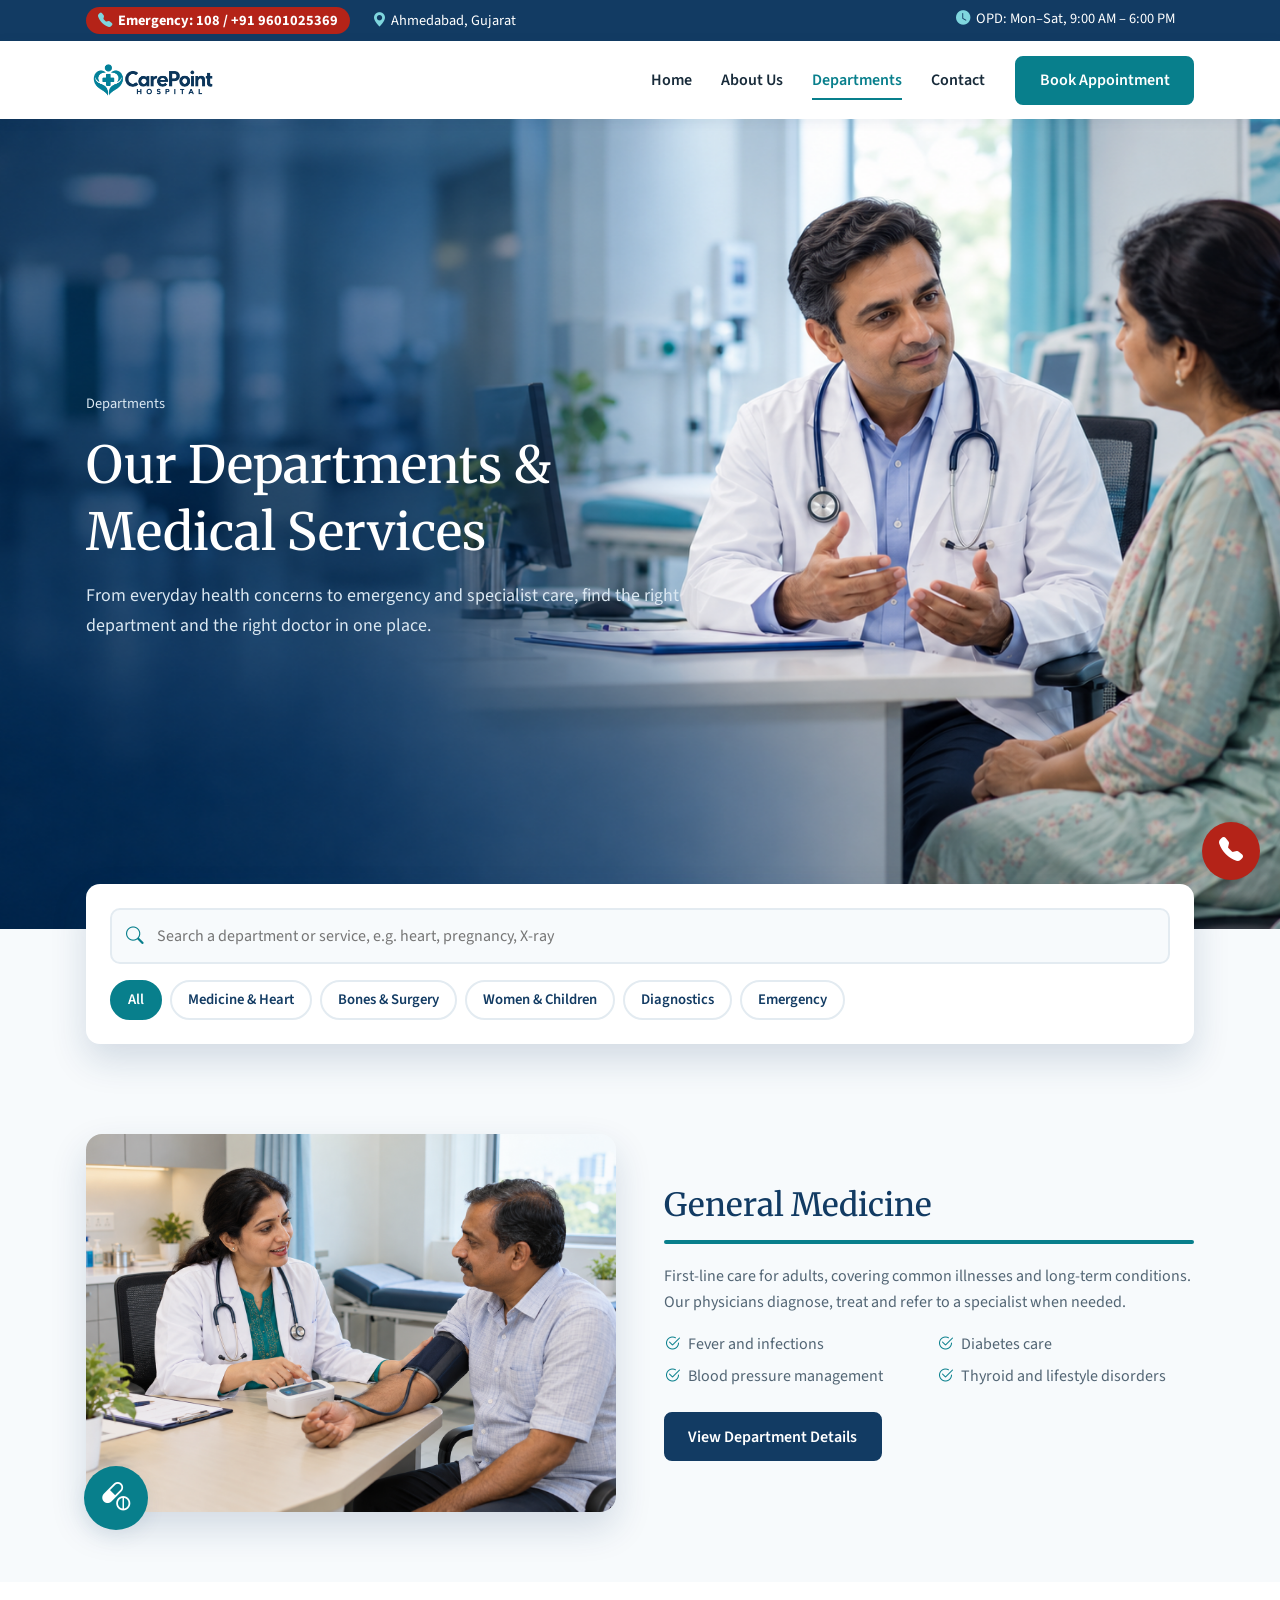
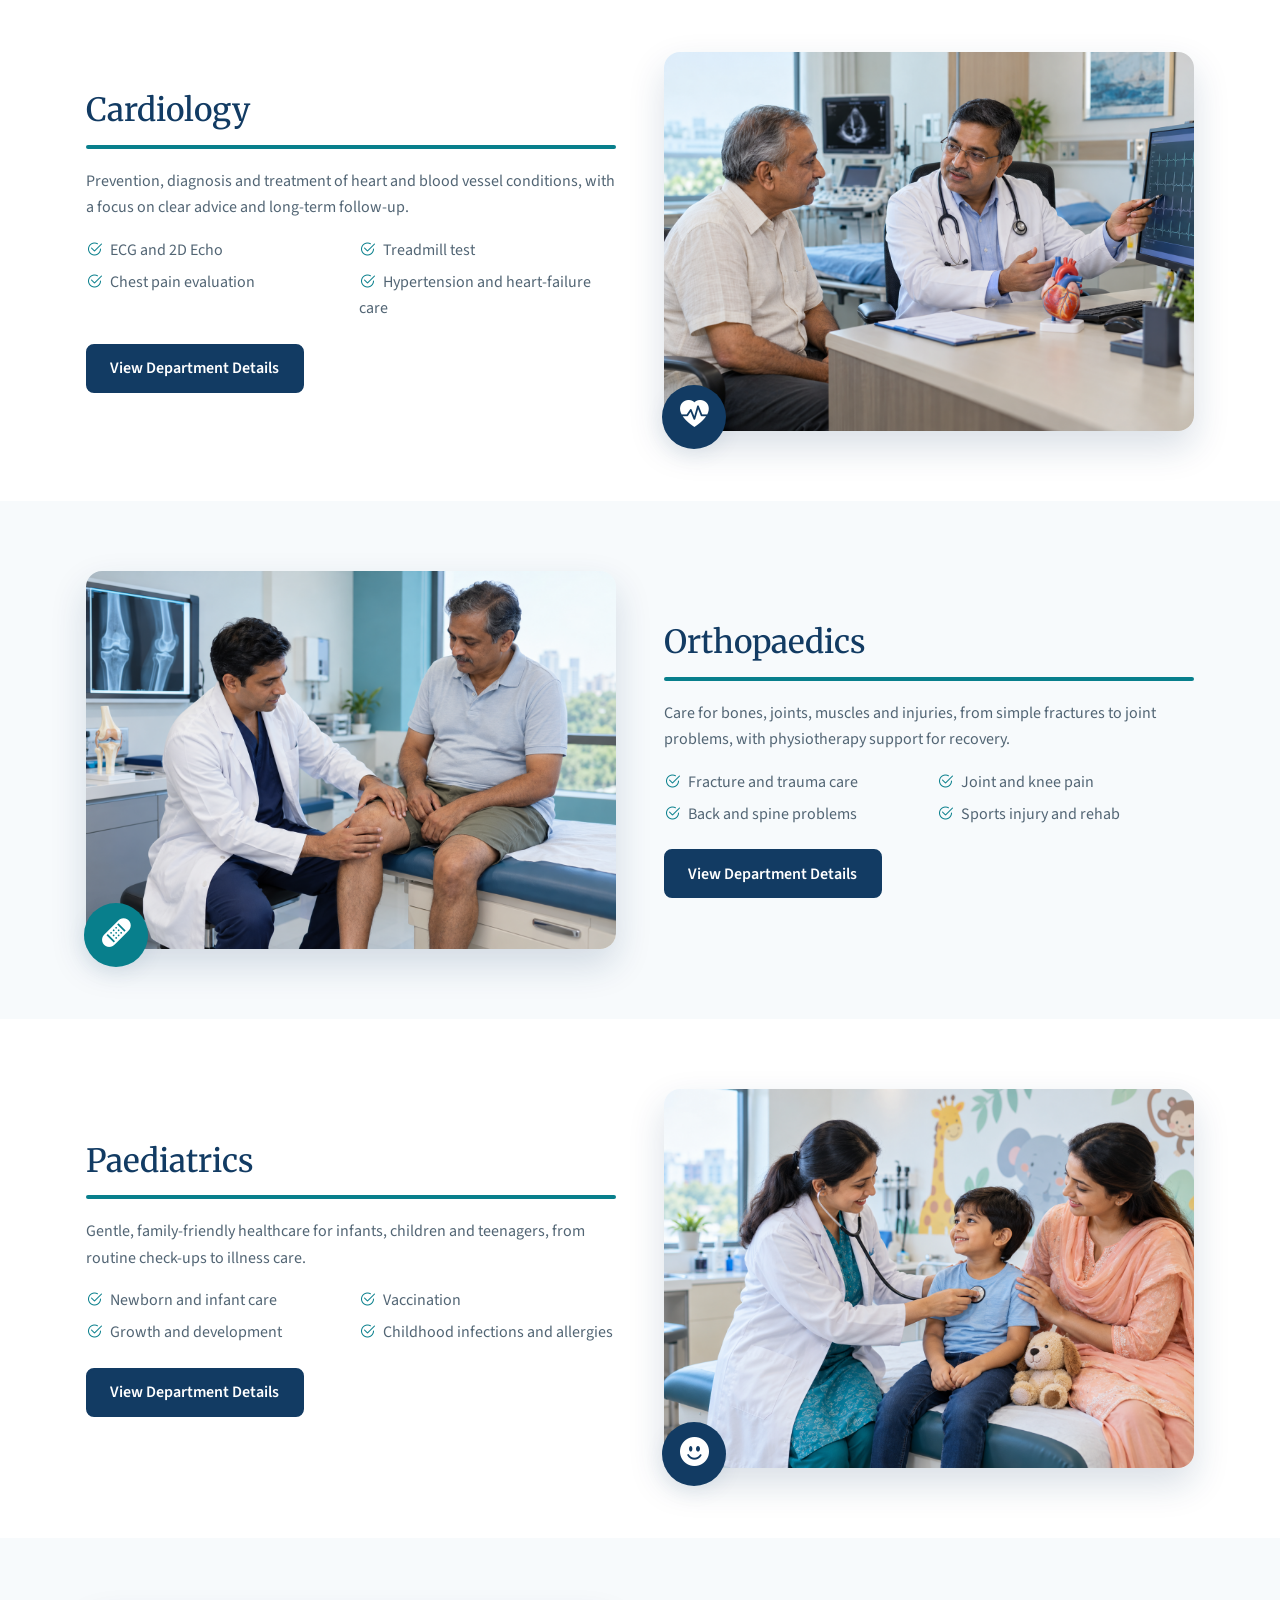
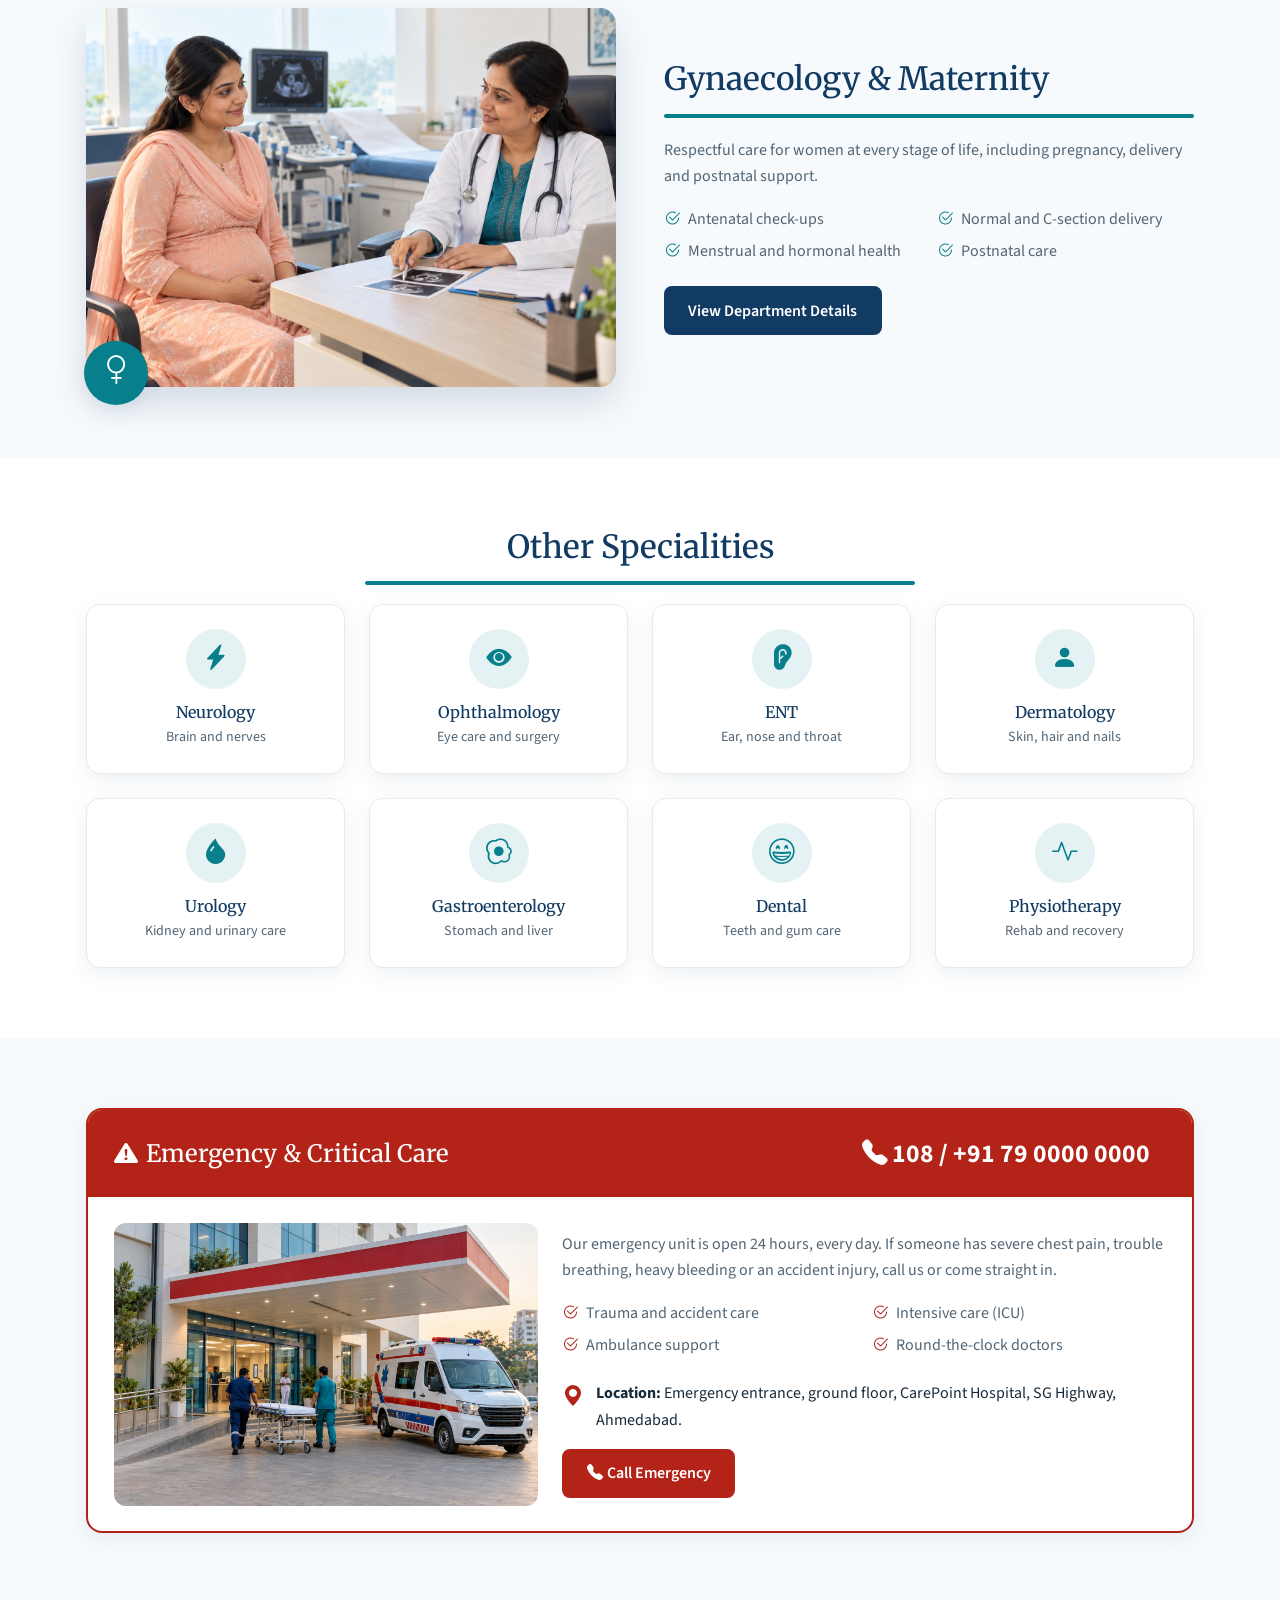
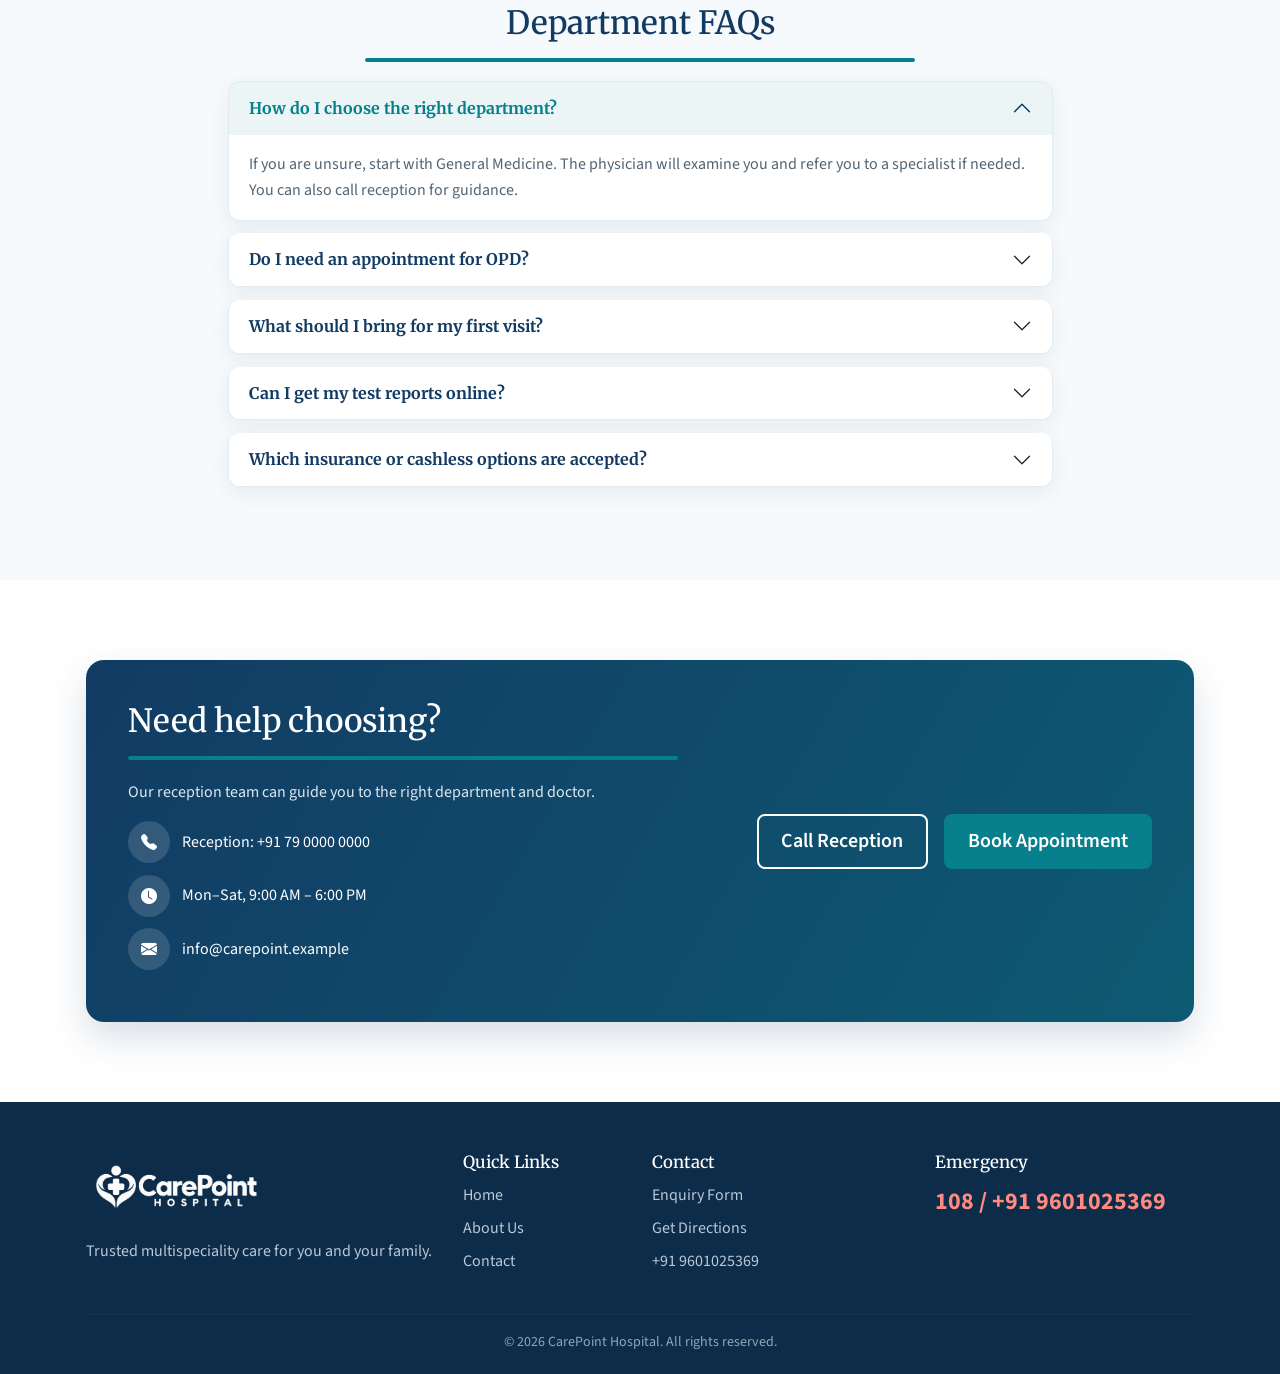
<file: depart.html>
<!DOCTYPE html>
<html lang="en">

<head>
    <meta charset="UTF-8">
    <meta name="viewport" content="width=device-width, initial-scale=1">
    <title>Departments | CarePoint Hospital</title>
    <link href="https://cdn.jsdelivr.net/npm/bootstrap@5.3.3/dist/css/bootstrap.min.css" rel="stylesheet">
    <link href="https://cdn.jsdelivr.net/npm/bootstrap-icons@1.11.3/font/bootstrap-icons.min.css" rel="stylesheet">
    <link
        href="https://fonts.googleapis.com/css2?family=Merriweather:wght@700&family=Source+Sans+3:wght@400;600;700&display=swap"
        rel="stylesheet">
    <link href="css/style.css" rel="stylesheet">
    <link href="css/depart.css" rel="stylesheet">
    <link rel="stylesheet" href="css/departres.css">
     <link rel="shortcut icon" href="images/image copy 48.png" type="image/x-icon">
</head>

<body>

    <!-- TOP BAR -->
    <div class="top-bar">
        <div class="container d-flex flex-wrap justify-content-between">
            <div>
                <a href="tel:108" class="emergency"><i class="bi bi-telephone-fill"></i>Emergency: 108 / +91 9601025369</a>
                <span class="d-none d-md-inline"><i class="bi bi-geo-alt-fill"></i>Ahmedabad, Gujarat</span>
            </div>
            <span><i class="bi bi-clock-fill"></i>OPD: Mon–Sat, 9:00 AM – 6:00 PM</span>
        </div>
    </div>

    <!-- NAVBAR -->
    <nav class="navbar navbar-expand-lg sticky-top">
        <div class="container">
            <a class="navbar-brand" href="index.html"><img src="images/image.png" alt="CarePoint Hospital logo"
                    width="180" height="52"></a>
            <button class="navbar-toggler" data-bs-toggle="collapse" data-bs-target="#nav"
                aria-label="Toggle menu"><span class="navbar-toggler-icon"></span></button>
            <div class="collapse navbar-collapse" id="nav">
                <ul class="navbar-nav ms-auto align-items-lg-center">
                    <li class="nav-item"><a class="nav-link" href="index.html">Home</a></li>
                    <li class="nav-item"><a class="nav-link" href="about.html">About Us</a></li>
                    <li class="nav-item"><a class="nav-link active" href="depart.html">Departments</a></li>
                    <!-- <li class="nav-item"><a class="nav-link" href="index.html#doctors">Doctors</a></li>
                    <li class="nav-item"><a class="nav-link" href="index.html#journey">Patient Guide</a></li> -->
                     <li class="nav-item"><a class="nav-link" href="contact.html">Contact</a></li>
                    <li class="nav-item ms-lg-3"><a class="btn btn-teal" href="index.html#journey">Book Appointment</a>
                    </li>
                </ul>
            </div>
        </div>
    </nav>

    <!-- 1. HERO -->
    <header class="page-hero">
        <img src="images/image copy 35.png" alt="Doctor consulting a patient" width="1920" height="650">
        <div class="container">
            <div class="col-lg-7">
                <div class="crumbs"> <span> Departments</span></div>
                <h1>Our Departments &amp; Medical Services</h1>
                <p class="mt-3">From everyday health concerns to emergency and specialist care, find the right
                    department and the right doctor in one place.</p>
            </div>
        </div>
    </header>

    <!-- 2. FIND A DEPARTMENT -->
    <div class="finder">
        <div class="container">
            <div class="finder-box">
                <div class="search-wrap"><i class="bi bi-search"></i><input type="search" id="deptSearch"
                        placeholder="Search a department or service, e.g. heart, pregnancy, X-ray"
                        aria-label="Search departments"></div>
                <div class="chips" id="chips">
                    <button class="chip active" data-cat="all">All</button>
                    <button class="chip" data-cat="medical">Medicine &amp; Heart</button>
                    <button class="chip" data-cat="surgical">Bones &amp; Surgery</button>
                    <button class="chip" data-cat="family">Women &amp; Children</button>
                    <button class="chip" data-cat="diagnostic">Diagnostics</button>
                    <button class="chip" data-cat="emergency">Emergency</button>
                </div>
                <div class="no-result" id="noResult">No department matches your search. Please call reception for help.
                </div>
            </div>
        </div>
    </div>

    <!-- 3. GENERAL MEDICINE -->
    <section class="dept-block dept" id="general" data-cat="medical"
        data-keys="general medicine fever diabetes blood pressure infection physician">
        <div class="container">
            <div class="row align-items-center g-5">
                <div class="col-lg-6 reveal pic"><img src="images/image copy 36.png" alt="General medicine consultation"
                        width="700" height="500">
                    <div class="badge-ic"><i class="bi bi-capsule-pill"></i></div>
                </div>
                <div class="col-lg-6 reveal">
                    <h2>General Medicine</h2>
                    <div class="divider left"></div>
                    <p>First-line care for adults, covering common illnesses and long-term conditions. Our physicians
                        diagnose, treat and refer to a specialist when needed.</p>
                    <ul class="svc-list">
                        <li><i class="bi bi-check2-circle"></i>Fever and infections</li>
                        <li><i class="bi bi-check2-circle"></i>Diabetes care</li>
                        <li><i class="bi bi-check2-circle"></i>Blood pressure management</li>
                        <li><i class="bi bi-check2-circle"></i>Thyroid and lifestyle disorders</li>
                    </ul>
                    <a href="department-general-medicine.html" class="btn btn-blue">View Department Details</a>
                    <!-- <a href="index.html#doctors" class="btn-link-arrow">Our physicians <i
                            class="bi bi-arrow-right"></i></a> -->
                </div>
            </div>
        </div>
    </section>

    <!-- 4. CARDIOLOGY -->
    <section class="dept-block alt dept" id="cardiology" data-cat="medical"
        data-keys="cardiology heart ecg echo chest pain cardiac">
        <div class="container">
            <div class="row align-items-center g-5">
                <div class="col-lg-6 order-lg-2 reveal pic"><img src="images/image copy 37.png"
                        alt="Cardiology consultation" width="700" height="500">
                    <div class="badge-ic"><i class="bi bi-heart-pulse-fill"></i></div>
                </div>
                <div class="col-lg-6 order-lg-1 reveal">
                    <h2>Cardiology</h2>
                    <div class="divider left"></div>
                    <p>Prevention, diagnosis and treatment of heart and blood vessel conditions, with a focus on clear
                        advice and long-term follow-up.</p>
                    <ul class="svc-list">
                        <li><i class="bi bi-check2-circle"></i>ECG and 2D Echo</li>
                        <li><i class="bi bi-check2-circle"></i>Treadmill test</li>
                        <li><i class="bi bi-check2-circle"></i>Chest pain evaluation</li>
                        <li><i class="bi bi-check2-circle"></i>Hypertension and heart-failure care</li>
                    </ul>
                    <a href="department-cardiology.html" class="btn btn-blue">View Department Details</a>
                    <!-- <a href="index.html#doctors" class="btn-link-arrow">Meet our cardiologists <i
                            class="bi bi-arrow-right"></i></a> -->
                </div>
            </div>
        </div>
    </section>

    <!-- 5. ORTHOPAEDICS -->
    <section class="dept-block dept" id="orthopaedics" data-cat="surgical"
        data-keys="orthopaedics orthopedics bone joint fracture knee spine injury sports">
        <div class="container">
            <div class="row align-items-center g-5">
                <div class="col-lg-6 reveal pic"><img src="images/image copy 38.png" alt="Orthopaedic examination"
                        width="700" height="500">
                    <div class="badge-ic"><i class="bi bi-bandaid-fill"></i></div>
                </div>
                <div class="col-lg-6 reveal">
                    <h2>Orthopaedics</h2>
                    <div class="divider left"></div>
                    <p>Care for bones, joints, muscles and injuries, from simple fractures to joint problems, with
                        physiotherapy support for recovery.</p>
                    <ul class="svc-list">
                        <li><i class="bi bi-check2-circle"></i>Fracture and trauma care</li>
                        <li><i class="bi bi-check2-circle"></i>Joint and knee pain</li>
                        <li><i class="bi bi-check2-circle"></i>Back and spine problems</li>
                        <li><i class="bi bi-check2-circle"></i>Sports injury and rehab</li>
                    </ul>
                    <a href="department-orthopaedics.html" class="btn btn-blue">View Department Details</a>
                    <!-- <a href="index.html#doctors" class="btn-link-arrow">Our orthopaedic team <i
                            class="bi bi-arrow-right"></i></a> -->
                </div>
            </div>
        </div>
    </section>

    <!-- 6. PAEDIATRICS -->
    <section class="dept-block alt dept" id="paediatrics" data-cat="family"
        data-keys="paediatrics pediatrics child children baby newborn vaccination growth">
        <div class="container">
            <div class="row align-items-center g-5">
                <div class="col-lg-6 order-lg-2 reveal pic"><img src="images/image copy 39.png"
                        alt="Paediatrician with a child" width="700" height="500">
                    <div class="badge-ic"><i class="bi bi-emoji-smile-fill"></i></div>
                </div>
                <div class="col-lg-6 order-lg-1 reveal">
                    <h2>Paediatrics</h2>
                    <div class="divider left"></div>
                    <p>Gentle, family-friendly healthcare for infants, children and teenagers, from routine check-ups to
                        illness care.</p>
                    <ul class="svc-list">
                        <li><i class="bi bi-check2-circle"></i>Newborn and infant care</li>
                        <li><i class="bi bi-check2-circle"></i>Vaccination</li>
                        <li><i class="bi bi-check2-circle"></i>Growth and development</li>
                        <li><i class="bi bi-check2-circle"></i>Childhood infections and allergies</li>
                    </ul>
                    <a href="department-paediatrics.html" class="btn btn-blue">View Department Details</a>
                    <!-- <a href="index.html#doctors" class="btn-link-arrow">Our paediatricians <i
                            class="bi bi-arrow-right"></i></a> -->
                </div>
            </div>
        </div>
    </section>

    <!-- 7. GYNAECOLOGY & MATERNITY -->
    <section class="dept-block dept" id="gynaecology" data-cat="family"
        data-keys="gynaecology gynecology maternity pregnancy women delivery antenatal obstetrics">
        <div class="container">
            <div class="row align-items-center g-5">
                <div class="col-lg-6 reveal pic"><img src="images/image copy 40.png" alt="Maternity care consultation"
                        width="700" height="500">
                    <div class="badge-ic"><i class="bi bi-gender-female"></i></div>
                </div>
                <div class="col-lg-6 reveal">
                    <h2>Gynaecology &amp; Maternity</h2>
                    <div class="divider left"></div>
                    <p>Respectful care for women at every stage of life, including pregnancy, delivery and postnatal
                        support.</p>
                    <ul class="svc-list">
                        <li><i class="bi bi-check2-circle"></i>Antenatal check-ups</li>
                        <li><i class="bi bi-check2-circle"></i>Normal and C-section delivery</li>
                        <li><i class="bi bi-check2-circle"></i>Menstrual and hormonal health</li>
                        <li><i class="bi bi-check2-circle"></i>Postnatal care</li>
                    </ul>
                    <a href="department-gynaecology.html" class="btn btn-blue">View Department Details</a>
                    <!-- <a href="index.html#doctors" class="btn-link-arrow">Our women's health team <i
                            class="bi bi-arrow-right"></i></a> -->
                </div>
            </div>
        </div>
    </section>

    <!-- 8. OTHER SPECIALITIES -->
    <section class="dept dept-block alt" id="others" data-cat="medical surgical"
        data-keys="neurology ophthalmology eye ent dermatology skin urology dental gastroenterology other specialities">
        <div class="container text-center">
            <h2 class="reveal">Other Specialities</h2>
            <div class="divider"></div>
            <!-- <p class="sec-sub reveal">Show only the departments your hospital offers.</p> -->
            <div class="row g-4">
                <div class="col-6 col-md-4 col-lg-3 reveal"><a href="#" class="card-x spec"><span class="ic"><i
                                class="bi bi-lightning-charge-fill"></i></span>
                        <h5>Neurology</h5>
                        <p>Brain and nerves</p>
                    </a></div>
                <div class="col-6 col-md-4 col-lg-3 reveal"><a href="#" class="card-x spec"><span class="ic"><i
                                class="bi bi-eye-fill"></i></span>
                        <h5>Ophthalmology</h5>
                        <p>Eye care and surgery</p>
                    </a></div>
                <div class="col-6 col-md-4 col-lg-3 reveal"><a href="#" class="card-x spec"><span class="ic"><i
                                class="bi bi-ear-fill"></i></span>
                        <h5>ENT</h5>
                        <p>Ear, nose and throat</p>
                    </a></div>
                <div class="col-6 col-md-4 col-lg-3 reveal"><a href="#" class="card-x spec"><span class="ic"><i
                                class="bi bi-person-fill"></i></span>
                        <h5>Dermatology</h5>
                        <p>Skin, hair and nails</p>
                    </a></div>
                <div class="col-6 col-md-4 col-lg-3 reveal"><a href="#" class="card-x spec"><span class="ic"><i
                                class="bi bi-droplet-fill"></i></span>
                        <h5>Urology</h5>
                        <p>Kidney and urinary care</p>
                    </a></div>
                <div class="col-6 col-md-4 col-lg-3 reveal"><a href="#" class="card-x spec"><span class="ic"><i
                                class="bi bi-egg-fried"></i></span>
                        <h5>Gastroenterology</h5>
                        <p>Stomach and liver</p>
                    </a></div>
                <div class="col-6 col-md-4 col-lg-3 reveal"><a href="#" class="card-x spec"><span class="ic"><i
                                class="bi bi-emoji-grin"></i></span>
                        <h5>Dental</h5>
                        <p>Teeth and gum care</p>
                    </a></div>
                <div class="col-6 col-md-4 col-lg-3 reveal"><a href="#" class="card-x spec"><span class="ic"><i
                                class="bi bi-activity"></i></span>
                        <h5>Physiotherapy</h5>
                        <p>Rehab and recovery</p>
                    </a></div>
            </div>
        </div>
    </section>

    <!-- 9. DIAGNOSTICS -->
    <!-- <section class="diag dept" id="diagnostics" data-cat="diagnostic"
        data-keys="diagnostics laboratory lab blood test x-ray ultrasound ecg pathology imaging scan">
        <div class="container">
            <div class="row align-items-center g-5">
                <div class="col-lg-5 reveal"><img class="diag-img" src="images/image copy 41.png" alt="Laboratory technician"
                        width="700" height="500"></div>
                <div class="col-lg-7 reveal">
                    <h2>Diagnostics &amp; Laboratory</h2>
                    <div class="divider left"></div>
                    <p>Accurate tests help doctors treat you faster. List only the services your hospital provides.</p>
                    <div class="row g-3">
                        <div class="col-sm-6">
                            <div class="diag-item"><i class="bi bi-droplet-half"></i>
                                <div>
                                    <h5>Pathology</h5>
                                    <p>Blood, urine and other lab tests.</p>
                                </div>
                            </div>
                        </div>
                        <div class="col-sm-6">
                            <div class="diag-item"><i class="bi bi-radioactive"></i>
                                <div>
                                    <h5>X-ray</h5>
                                    <p>Digital imaging of bones and chest.</p>
                                </div>
                            </div>
                        </div>
                        <div class="col-sm-6">
                            <div class="diag-item"><i class="bi bi-soundwave"></i>
                                <div>
                                    <h5>Ultrasound</h5>
                                    <p>Abdomen, pregnancy and heart scans.</p>
                                </div>
                            </div>
                        </div>
                        <div class="col-sm-6">
                            <div class="diag-item"><i class="bi bi-heart-pulse"></i>
                                <div>
                                    <h5>ECG &amp; Echo</h5>
                                    <p>Heart rhythm and function tests.</p>
                                </div>
                            </div>
                        </div>
                    </div>
                    <a href="index.html#visit" class="btn btn-teal mt-4">Enquire About a Test</a>
                </div>
            </div>
        </div>
    </section> -->

    <!-- 10. EMERGENCY -->
    <section class="dept" id="emergency" data-cat="emergency"
        data-keys="emergency critical care icu trauma accident ambulance 24 hours">
        <div class="container">
            <div class="emg reveal">
                <div class="emg-head">
                    <h2><i class="bi bi-exclamation-triangle-fill me-2"></i>Emergency &amp; Critical Care</h2><a
                        href="tel:108"><i class="bi bi-telephone-fill me-1"></i>108 / +91 79 0000 0000</a>
                </div>
                <div class="emg-body">
                    <div class="row g-4 align-items-center">
                        <div class="col-md-5"><img src="images/image copy 42.png" alt="Emergency department entrance"
                                width="600" height="400"></div>
                        <div class="col-md-7">
                            <p>Our emergency unit is open 24 hours, every day. If someone has severe chest pain, trouble
                                breathing, heavy bleeding or an accident injury, call us or come straight in.</p>
                            <ul class="svc-list tick">
                                <li><i class="bi bi-check2-circle"></i>Trauma and accident care</li>
                                <li><i class="bi bi-check2-circle"></i>Intensive care (ICU)</li>
                                <li><i class="bi bi-check2-circle"></i>Ambulance support</li>
                                <li><i class="bi bi-check2-circle"></i>Round-the-clock doctors</li>
                            </ul>
                            <div class="emg-info"><i class="bi bi-geo-alt-fill"></i>
                                <div><strong>Location:</strong> Emergency entrance, ground floor, CarePoint Hospital, SG
                                    Highway, Ahmedabad.</div>
                            </div>
                            <a href="tel:108" class="btn btn-emergency mt-3"><i
                                    class="bi bi-telephone-fill me-1"></i>Call Emergency</a>
                        </div>
                    </div>
                </div>
            </div>
        </div>
    </section>

    <!-- 11. FAQ -->
    <section class="pt-0" id="faq">
        <div class="container">
            <div class="text-center">
                <h2 class="reveal">Department FAQs</h2>
                <div class="divider"></div>
            </div>
            <div class="row justify-content-center">
                <div class="col-lg-9 reveal">
                    <div class="accordion" id="faqAcc">
                        <div class="accordion-item">
                            <h3 class="accordion-header"><button class="accordion-button" data-bs-toggle="collapse"
                                    data-bs-target="#f1">How do I choose the right department?</button></h3>
                            <div id="f1" class="accordion-collapse collapse show" data-bs-parent="#faqAcc">
                                <div class="accordion-body">If you are unsure, start with General Medicine. The
                                    physician will examine you and refer you to a specialist if needed. You can also
                                    call reception for guidance.</div>
                            </div>
                        </div>
                        <div class="accordion-item">
                            <h3 class="accordion-header"><button class="accordion-button collapsed"
                                    data-bs-toggle="collapse" data-bs-target="#f2">Do I need an appointment for
                                    OPD?</button></h3>
                            <div id="f2" class="accordion-collapse collapse" data-bs-parent="#faqAcc">
                                <div class="accordion-body">Appointments are recommended to reduce waiting time. Walk-in
                                    patients are seen as per doctor availability. Emergencies are always seen
                                    immediately.</div>
                            </div>
                        </div>
                        <div class="accordion-item">
                            <h3 class="accordion-header"><button class="accordion-button collapsed"
                                    data-bs-toggle="collapse" data-bs-target="#f3">What should I bring for my first
                                    visit?</button></h3>
                            <div id="f3" class="accordion-collapse collapse" data-bs-parent="#faqAcc">
                                <div class="accordion-body">Bring a photo ID, previous reports and prescriptions, and a
                                    list of medicines you are taking.</div>
                            </div>
                        </div>
                        <div class="accordion-item">
                            <h3 class="accordion-header"><button class="accordion-button collapsed"
                                    data-bs-toggle="collapse" data-bs-target="#f4">Can I get my test reports
                                    online?</button></h3>
                            <div id="f4" class="accordion-collapse collapse" data-bs-parent="#faqAcc">
                                <div class="accordion-body">Please confirm report delivery options (collection, WhatsApp
                                    or email) at the laboratory counter. Edit this answer to match your actual service.
                                </div>
                            </div>
                        </div>
                        <div class="accordion-item">
                            <h3 class="accordion-header"><button class="accordion-button collapsed"
                                    data-bs-toggle="collapse" data-bs-target="#f5">Which insurance or cashless options
                                    are accepted?</button></h3>
                            <div id="f5" class="accordion-collapse collapse" data-bs-parent="#faqAcc">
                                <div class="accordion-body">Our billing desk can confirm which insurers and schemes are
                                    accepted. Add the verified list here before publishing.</div>
                            </div>
                        </div>
                    </div>
                </div>
            </div>
        </div>
    </section>

    <!-- 12. HELP CHOOSING -->
    <section class="help">
        <div class="container">
            <div class="help-card reveal">
                <div class="row align-items-center g-4">
                    <div class="col-lg-7">
                        <h2>Need help choosing?</h2>
                        <div class="divider left"></div>
                        <p>Our reception team can guide you to the right department and doctor.</p>
                        <div class="contact-line"><i class="bi bi-telephone-fill"></i>Reception: +91 79 0000 0000</div>
                        <div class="contact-line"><i class="bi bi-clock-fill"></i>Mon–Sat, 9:00 AM – 6:00 PM</div>
                        <div class="contact-line"><i class="bi bi-envelope-fill"></i>info@carepoint.example</div>
                    </div>
                    <div class="col-lg-5 d-flex flex-wrap gap-3 justify-content-lg-end">
                        <a href="tel:+917900000000" class="btn btn-outline-light-x btn-lg">Call Reception</a>
                        <a href="index.html#journey" class="btn btn-teal btn-lg">Book Appointment</a>
                    </div>
                </div>
            </div>
        </div>
    </section>

    <!-- FOOTER -->
    <footer>
        <div class="container">
            <div class="row g-4">
                <div class="col-lg-4"><img src="images/image copy 17.png" alt="CarePoint Hospital" width="180" height="52"
                        class="mb-3">
                    <p style="color:#b8c9d8">Trusted multispeciality care for you and your family.</p>
                </div>
                <div class="col-6 col-lg-2">
                    <h5>Quick Links</h5>
                    <ul>
                        <li><a href="index.html">Home</a></li>
                        <li><a href="about.html">About Us</a></li>
                        <!-- <li><a href="departments.html">Departments</a></li> -->
                        <li><a href="index.html#doctors">Contact</a></li>
                        <!-- <li><a href="index.html#journey">Patient Guide</a></li> -->
                    </ul>
                </div>
               <div class="col-6 col-lg-3">
                    <h5>Contact</h5>
                    <ul>
                        <li><a href="#enquiry">Enquiry Form</a></li>
                        <li><a href="https://maps.google.com" target="_blank" rel="noopener">Get Directions</a></li>
                        <li><a href="tel:+919601025369">+91 9601025369</a></li>
                    </ul>
                </div>
                <div class="col-lg-3">
                    <h5>Emergency</h5>
                    <p class="fs-4 mb-0" style="color:#ff8a80;font-weight:700">108 / +91 9601025369</p>
                </div>
            </div>
            <hr class="mt-4">
            <p class="text-center small mb-0" style="color:#8fa6b8">© 2026 CarePoint Hospital. All rights reserved.</p>
        </div>
    </footer>

    <a href="tel:108" class="sos-float" aria-label="Emergency call"><i class="bi bi-telephone-fill"></i></a>

    <script src="https://cdn.jsdelivr.net/npm/bootstrap@5.3.3/dist/js/bootstrap.bundle.min.js"></script>
    <script>
        // Scroll reveal
        const io = new IntersectionObserver((es) => es.forEach(e => { if (e.isIntersecting) { e.target.classList.add('show'); io.unobserve(e.target); } }), { threshold: .12 });
        document.querySelectorAll('.reveal').forEach(el => io.observe(el));

        // Search + category filter
        const blocks = document.querySelectorAll('.dept');
        const input = document.getElementById('deptSearch');
        const chips = document.querySelectorAll('.chip');
        const noResult = document.getElementById('noResult');
        let cat = 'all';
        function filter() {
            const q = input.value.trim().toLowerCase();
            let shown = 0;
            blocks.forEach(b => {
                const okCat = cat === 'all' || b.dataset.cat.split(' ').includes(cat);
                const okText = !q || b.dataset.keys.includes(q);
                const show = okCat && okText;
                b.style.display = show ? '' : 'none';
                if (show) { shown++; b.querySelectorAll('.reveal').forEach(el => el.classList.add('show')); }
            });
            noResult.style.display = shown ? 'none' : 'block';
        }
        input.addEventListener('input', filter);
        chips.forEach(c => c.addEventListener('click', () => {
            chips.forEach(x => x.classList.remove('active'));
            c.classList.add('active'); cat = c.dataset.cat; filter();
        }));
    </script>
</body>

</html>
</file>
<file: css/style.css>
/* ===== Theme tokens ===== */
:root {
    --bg: #F7FAFC;
    --card: #FFFFFF;
    --blue: #123B63;
    --teal: #087F8C;
    --text: #182B3A;
    --muted: #526574;
    --emergency: #B42318;
    --line: #E3EBF1;
    --shadow: 0 6px 20px rgba(18, 59, 99, .08);
    --shadow-lg: 0 16px 36px rgba(18, 59, 99, .16);
}

html {
    scroll-behavior: smooth;
    scroll-padding-top: 90px
}

body {
    font-family: 'Source Sans 3', sans-serif;
    background: var(--bg);
    color: var(--text);
    line-height: 1.65
}

h1,
h2,
h3,
h4,
h5 {
    font-family: 'Merriweather', serif;
    color: var(--blue);
    line-height: 1.3
}

p {
    color: var(--muted)
}

a {
    color: var(--teal)
}

img {
    max-width: 100%;
    height: auto
}

:focus-visible {
    outline: 3px solid var(--teal);
    outline-offset: 2px
}

/* ===== Top bar ===== */
.top-bar {
    background: var(--blue);
    color: #fff;
    font-size: .9rem;
    padding: .45rem 0
}

.top-bar span,
.top-bar a {
    color: #fff;
    text-decoration: none;
    margin-right: 1.2rem;
    display: inline-block
}

.top-bar i {
    color: #7fd6de;
    margin-right: .35rem
}

.top-bar .emergency {
    background: var(--emergency);
    padding: .1rem .75rem;
    border-radius: 50px;
    font-weight: 700;
    animation: pulse 2s infinite
}

@keyframes pulse {
    0% {
        box-shadow: 0 0 0 0 rgba(180, 35, 24, .6)
    }

    70% {
        box-shadow: 0 0 0 10px rgba(180, 35, 24, 0)
    }

    100% {
        box-shadow: 0 0 0 0 rgba(180, 35, 24, 0)
    }
}

/* ===== Navbar ===== */
.navbar {
    background: #fff;
    box-shadow: 0 2px 12px rgba(18, 59, 99, .08)
}

.navbar-brand img {
    height: 52px;
    width: auto
}

.navbar .nav-link {
    color: var(--text);
    font-weight: 600;
    padding: .5rem .9rem !important;
    position: relative
}

.navbar .nav-link::after {
    content: "";
    position: absolute;
    left: .9rem;
    right: .9rem;
    bottom: 2px;
    height: 2px;
    background: var(--teal);
    transform: scaleX(0);
    transition: transform .3s
}

.navbar .nav-link:hover,
.navbar .nav-link.active {
    color: var(--teal)
}

.navbar .nav-link:hover::after,
.navbar .nav-link.active::after {
    transform: scaleX(1)
}

/* ===== Buttons ===== */
.btn-teal,
.btn-outline-light-x,
.btn-blue,
.btn-emergency {
    border-radius: 8px;
    font-weight: 600;
    padding: .65rem 1.4rem;
    transition: .3s
}

.btn-teal {
    background: var(--teal);
    color: #fff;
    border: 2px solid var(--teal)
}

.btn-teal:hover {
    background: var(--blue);
    border-color: var(--blue);
    color: #fff;
    transform: translateY(-3px);
    box-shadow: var(--shadow)
}

.btn-outline-light-x {
    border: 2px solid #fff;
    color: #fff;
    background: transparent
}

.btn-outline-light-x:hover {
    background: #fff;
    color: var(--blue);
    transform: translateY(-3px)
}

.btn-blue {
    background: var(--blue);
    color: #fff;
    border: 2px solid var(--blue)
}

.btn-blue:hover {
    background: var(--teal);
    border-color: var(--teal);
    color: #fff;
    transform: translateY(-3px)
}

.btn-emergency {
    background: var(--emergency);
    color: #fff;
    border: 2px solid var(--emergency)
}

.btn-emergency:hover {
    background: #8e1a10;
    color: #fff
}

/* ===== Hero ===== */
.hero {
    position: relative;
    color: #fff;
    min-height: 560px;
    display: flex;
    align-items: center;
    overflow: hidden
}

.hero>img {
    position: absolute;
    inset: 0;
    width: 100%;
    height: 100%;
    object-fit: cover;
    z-index: 0;
    animation: slowzoom 18s ease-in-out infinite alternate
}

.hero::before {
    content: "";
    position: absolute;
    inset: 0;
    background: linear-gradient(100deg, rgba(18, 59, 99, .95) 15%, rgba(18, 59, 99, .55) 70%, rgba(8, 127, 140, .3));
    z-index: 1
}

.hero .container {
    position: relative;
    z-index: 2
}

.hero h1 {
    color: #fff;
    font-size: clamp(2rem, 4.5vw, 3.4rem);
    animation: rise .9s both
}

.hero p {
    color: #dbe8f2;
    font-size: 1.15rem;
    max-width: 560px;
    animation: rise .9s .2s both
}

.hero .btns {
    animation: rise .9s .4s both
}

@keyframes rise {
    from {
        opacity: 0;
        transform: translateY(30px)
    }

    to {
        opacity: 1;
        transform: none
    }
}

@keyframes slowzoom {
    to {
        transform: scale(1.08)
    }
}

/* ===== Quick access ===== */
.quick {
    margin-top: -60px;
    position: relative;
    z-index: 5
}

.quick a {
    display: flex;
    align-items: center;
    gap: 1rem;
    background: var(--card);
    border-radius: 12px;
    padding: 1.2rem;
    text-decoration: none;
    color: var(--blue);
    font-weight: 700;
    box-shadow: var(--shadow);
    border-bottom: 4px solid var(--teal);
    transition: .3s;
    height: 100%
}

.quick a i {
    font-size: 1.9rem;
    color: var(--teal);
    transition: .3s
}

.quick a small {
    display: block;
    font-weight: 400;
    color: var(--muted)
}

.quick a:hover {
    transform: translateY(-6px);
    box-shadow: var(--shadow-lg)
}

.quick a:hover i {
    transform: scale(1.2) rotate(-6deg)
}

.quick a.sos {
    border-bottom-color: var(--emergency)
}

.quick a.sos i {
    color: var(--emergency)
}

/* ===== Sections ===== */
section {
    padding: 80px 0
}

.sec-title {
    margin-bottom: .5rem
}

.sec-sub {
    max-width: 620px;
    margin: 0 auto 2.5rem
}

.divider {
    width: 60px;
    height: 4px;
    background: var(--teal);
    border-radius: 4px;
    margin: .8rem auto 1.2rem
}

.divider.left {
    margin-left: 0
}

/* Welcome */
.welcome-img {
    position: relative
}

.welcome-img img {
    border-radius: 16px;
    box-shadow: var(--shadow-lg);
    width: 100%
}

.welcome-img .badge-exp {
    position: absolute;
    bottom: -20px;
    right: 20px;
    background: var(--teal);
    color: #fff;
    padding: 1rem 1.4rem;
    border-radius: 12px;
    box-shadow: var(--shadow);
    font-weight: 700;
    text-align: center;
    line-height: 1.2
}

.welcome-img .badge-exp span {
    display: block;
    font-size: 1.8rem;
    font-family: 'Merriweather', serif
}

/* Cards */
.card-x {
    background: var(--card);
    border: 1px solid var(--line);
    border-radius: 14px;
    box-shadow: var(--shadow);
    transition: .35s;
    height: 100%
}

.card-x:hover {
    transform: translateY(-8px);
    box-shadow: var(--shadow-lg)
}

/* Departments */
.dept {
    padding: 1.8rem 1.2rem;
    text-align: center;
    text-decoration: none;
    display: block;
    color: var(--text)
}

.dept .ic {
    width: 70px;
    height: 70px;
    border-radius: 50%;
    background: rgba(8, 127, 140, .1);
    color: var(--teal);
    display: inline-flex;
    align-items: center;
    justify-content: center;
    font-size: 1.9rem;
    margin-bottom: 1rem;
    transition: .35s
}

.dept h5 {
    font-size: 1.05rem;
    margin-bottom: .3rem
}

.dept p {
    font-size: .9rem;
    margin: 0
}

.dept:hover .ic {
    background: var(--teal);
    color: #fff;
    transform: rotateY(180deg)
}

.dept:hover h5 {
    color: var(--teal)
}

/* Why choose us */
.why {
    background: var(--blue)
}

.why h2,
.why h5 {
    color: #fff
}

.why p {
    color: #c3d3e0
}

.why-item {
    display: flex;
    gap: 1rem;
    padding: 1.2rem;
    border-radius: 12px;
    background: rgba(255, 255, 255, .06);
    transition: .3s;
    height: 100%
}

.why-item:hover {
    background: rgba(255, 255, 255, .14);
    transform: translateX(6px)
}

.why-item i {
    font-size: 2rem;
    color: #7fd6de
}

/* Doctors */
.doc {
    overflow: hidden;
    text-align: center
}

.doc .photo {
    overflow: hidden
}

.doc .photo img {
    width: 100%;
    aspect-ratio: 1/1;
    object-fit: cover;
    transition: transform .6s
}

.doc:hover .photo img {
    transform: scale(1.08)
}

.doc .info {
    padding: 1.2rem
}

.doc .spec {
    color: var(--teal);
    font-weight: 600;
    margin-bottom: .8rem
}

/* Facilities */
.fac {
    position: relative;
    overflow: hidden;
    border-radius: 14px;
    box-shadow: var(--shadow)
}

.fac img {
    width: 100%;
    aspect-ratio: 3/2;
    object-fit: cover;
    transition: transform .6s;
    display: block
}

.fac .cap {
    position: absolute;
    left: 0;
    right: 0;
    bottom: 0;
    padding: 1.4rem 1rem .9rem;
    background: linear-gradient(transparent, rgba(18, 59, 99, .92));
    color: #fff;
    font-weight: 700;
    transition: .3s
}

.fac .cap small {
    display: block;
    font-weight: 400;
    opacity: 0;
    max-height: 0;
    transition: .35s
}

.fac:hover img {
    transform: scale(1.1)
}

.fac:hover .cap small {
    opacity: 1;
    max-height: 50px
}

/* Journey */
.journey {
    background: #fff
}

.step {
    text-align: center;
    position: relative;
    padding: 0 .5rem
}

.step .num {
    width: 80px;
    height: 80px;
    border-radius: 50%;
    background: var(--card);
    border: 3px solid var(--teal);
    color: var(--teal);
    display: flex;
    align-items: center;
    justify-content: center;
    font-size: 2rem;
    margin: 0 auto 1rem;
    transition: .35s;
    position: relative;
    z-index: 2
}

.step:hover .num {
    background: var(--teal);
    color: #fff;
    transform: scale(1.1)
}

.step:not(:last-child)::after {
    content: "";
    position: absolute;
    top: 40px;
    left: calc(50% + 45px);
    width: calc(100% - 90px);
    border-top: 3px dashed #b7d4d8;
    z-index: 1
}

@media(max-width:767px) {
    .step:not(:last-child)::after {
        display: none
    }

    .step {
        margin-bottom: 1.5rem
    }
}

/* Packages */
.pkg {
    padding: 2rem 1.6rem;
    position: relative
}

.pkg .price {
    font-family: 'Merriweather', serif;
    font-size: 1.9rem;
    color: var(--teal)
}

.pkg ul {
    list-style: none;
    padding: 0;
    margin: 1rem 0 1.5rem
}

.pkg li {
    padding: .3rem 0;
    color: var(--muted)
}

.pkg li i {
    color: var(--teal);
    margin-right: .5rem
}

.pkg.featured {
    border: 2px solid var(--teal)
}

.pkg .tag {
    position: absolute;
    top: -14px;
    right: 20px;
    background: var(--teal);
    color: #fff;
    padding: .2rem .9rem;
    border-radius: 50px;
    font-size: .8rem;
    font-weight: 700
}

/* Testimonials */
.testi {
    padding: 1.8rem
}

.testi .quote {
    font-size: 2rem;
    color: var(--teal);
    line-height: 1
}

.testi .who {
    display: flex;
    align-items: center;
    gap: .8rem;
    margin-top: 1rem
}

.testi .who img {
    width: 56px;
    height: 56px;
    border-radius: 50%;
    object-fit: cover;
    border: 2px solid var(--teal)
}

.testi .who strong {
    display: block;
    color: var(--blue)
}

.stars {
    color: #E8A317
}

/* Articles */
.art {
    overflow: hidden
}

.art img {
    width: 100%;
    aspect-ratio: 16/10;
    object-fit: cover;
    transition: transform .6s
}

.art:hover img {
    transform: scale(1.08)
}

.art .imgwrap {
    overflow: hidden
}

.art .body {
    padding: 1.3rem
}

.art .meta {
    font-size: .85rem;
    color: var(--teal);
    font-weight: 600
}

.art h5 a {
    color: var(--blue);
    text-decoration: none
}

.art:hover h5 a {
    color: var(--teal)
}

/* Visit */
.visit .info-row {
    display: flex;
    gap: 1rem;
    margin-bottom: 1.2rem
}

.visit .info-row i {
    width: 46px;
    height: 46px;
    flex: none;
    border-radius: 50%;
    background: rgba(8, 127, 140, .1);
    color: var(--teal);
    display: flex;
    align-items: center;
    justify-content: center;
    font-size: 1.2rem
}

.visit .info-row strong {
    color: var(--blue);
    display: block
}

.visit .map img {
    width: 100%;
    border-radius: 14px;
    box-shadow: var(--shadow-lg)
}

/* Footer */
footer {
    background: #0d2c4a;
    color: #b8c9d8;
    padding: 50px 0 20px
}

footer h5 {
    color: #fff;
    font-size: 1.05rem
}

footer a {
    color: #b8c9d8;
    text-decoration: none;
    transition: .3s
}

footer a:hover {
    color: #7fd6de;
    padding-left: 4px
}

footer ul {
    list-style: none;
    padding: 0
}

footer li {
    margin-bottom: .4rem
}

footer hr {
    border-color: rgba(255, 255, 255, .15)
}

/* Floating emergency button */
.sos-float {
    position: fixed;
    right: 20px;
    bottom: 20px;
    z-index: 99;
    width: 58px;
    height: 58px;
    border-radius: 50%;
    background: var(--emergency);
    color: #fff;
    display: flex;
    align-items: center;
    justify-content: center;
    font-size: 1.5rem;
    text-decoration: none;
    animation: pulse 2s infinite
}

.sos-float:hover {
    color: #fff;
    transform: scale(1.1)
}

/* Scroll reveal (one gentle effect) */
.reveal {
    opacity: 0;
    transform: translateY(28px);
    transition: opacity .7s, transform .7s
}

.reveal.show {
    opacity: 1;
    transform: none
}

@media(prefers-reduced-motion:reduce) {
    * {
        animation: none !important;
        transition: none !important
    }

    .reveal {
        opacity: 1;
        transform: none
    }
}
</file>
<file: css/styleres.css>
/* =====================================================
   responsive.css  -  load AFTER style.css (and page css)
   Breakpoints: 1600+ | <=1199 | <=991 | 768-991 | <=767 | <=575 | <=380
   ===================================================== */

/* ---------- Base safety (all screens) ---------- */
body{overflow-x:clip}                 /* stops sideways scroll, keeps sticky navbar working */
img,iframe,video,svg{max-width:100%}
iframe{border:0}
.row>*{min-width:0}                   /* lets long words/emails wrap inside columns */
.container{padding-left:16px;padding-right:16px}
a[href^="mailto"],a[href^="tel"]{overflow-wrap:anywhere}

/* Map embed (the iframe is not an <img>, so it needs its own rule) */
.visit .map iframe{display:block;width:100%;height:auto;aspect-ratio:16/10;border-radius:14px;box-shadow:var(--shadow-lg)}

/* ---------- Very large screens ---------- */
@media (min-width:1600px){
  .container{max-width:1440px}
  .hero{min-height:680px}
  html{font-size:17px}
}

/* ---------- Small laptops ---------- */
@media (max-width:1199.98px){
  .navbar .nav-link{padding:.5rem .6rem!important;font-size:.95rem}
  .navbar .btn-teal{padding:.55rem 1rem}
}

/* ---------- Tablets & below (mobile menu) ---------- */
@media (max-width:991.98px){
  section{padding:64px 0}
  .navbar-collapse{margin-top:.6rem;padding:.4rem 0 1rem;border-top:1px solid var(--line);max-height:calc(100vh - 110px);overflow-y:auto}
  .navbar .nav-link{padding:.75rem .4rem!important;border-bottom:1px solid var(--line)}
  .navbar .nav-link::after{display:none}
  .navbar .btn-teal{display:block;width:100%;margin-top:.9rem;text-align:center}

  .hero{min-height:480px}
  .quick{margin-top:-40px}
  .welcome-img{margin-bottom:1.5rem}
  .step:not(:last-child)::after{display:none}   /* dashed connector hidden when steps wrap */
  .step{margin-bottom:1.8rem}
  .visit .map iframe{aspect-ratio:16/11}
  .page-hero{min-height:380px}
}

/* ---------- Tablet portrait: 2 cards per row instead of cramped 3 ---------- */
@media (min-width:768px) and (max-width:991.98px){
  .row>.col-md-4:not(.col-6),
  .row>.col-md-3.step{width:50%}
  .row.g-4{justify-content:center}               /* centres a lone last card */
}

/* ---------- Phones & small tablets ---------- */
@media (max-width:767.98px){
  section{padding:52px 0}
  .sec-sub{margin-bottom:1.8rem}

  /* Top bar */
  .top-bar{font-size:.82rem}
  .top-bar .container{justify-content:center!important;text-align:center;gap:.35rem}
  .top-bar span,.top-bar a{margin-right:0}

  /* Navbar / hero */
  .navbar-brand img{height:44px}
  .hero{min-height:440px;padding:56px 0 84px}
  .hero p{font-size:1.02rem}
  .page-hero{min-height:340px;padding:48px 0 70px}

  /* Quick access & finder strips */
  .quick a{padding:.9rem;gap:.7rem;font-size:.95rem}
  .quick a i{font-size:1.5rem}
  .finder,.contact-strip{margin-top:-30px}

  /* Cards */
  .welcome-img .badge-exp{right:12px;bottom:-16px;padding:.7rem 1rem}
  .welcome-img .badge-exp span{font-size:1.4rem}
  .pkg{padding:1.6rem 1.2rem}
  .testi{padding:1.4rem}
  .fac .cap,.team-card .cap{padding:1.1rem .9rem .7rem}

  /* Contact / emergency blocks */
  .emg-banner{padding:1.4rem}
  .emg-banner .num{font-size:1.15rem;padding:.5rem 1rem}
  .emg .emg-head a{font-size:1.2rem}
  .help-card{padding:1.6rem}

  /* Forms: 16px stops iOS zooming in on focus */
  input,select,textarea{font-size:16px!important}
  .form-card{padding:1.4rem}

  /* Footer centred */
  footer{text-align:center;padding-top:40px}
  footer img{display:block;margin-left:auto;margin-right:auto}
  footer a:hover{padding-left:0}
}

/* ---------- Phones ---------- */
@media (max-width:575.98px){
  section{padding:44px 0}
  h2{font-size:1.5rem}

  .hero{min-height:420px}
  .hero .btns .btn,.help-card .btn,.cta .btn{width:100%}

  /* Quick access: icon on top, text below, so two tiles fit side by side */
  .quick a{flex-direction:column;text-align:center;justify-content:center;gap:.4rem}
  .quick a small{font-size:.8rem}

  .dept{padding:1.2rem .7rem}
  .dept .ic{width:56px;height:56px;font-size:1.5rem}
  .dept h5{font-size:.95rem}
  .dept p{font-size:.8rem}
  .spec{padding:1.1rem .6rem}

  .doc .info{padding:1rem .8rem}
  .step .num{width:68px;height:68px;font-size:1.6rem}
  .visit .info-row i{width:40px;height:40px}
  .visit .d-flex .btn{flex:1 1 100%}
  .visit .map iframe{aspect-ratio:1/1;min-height:300px}

  .tech{flex-direction:column}
  .tech img{width:100%;height:160px}
  .chips{gap:.4rem}
  .chip{padding:.3rem .8rem;font-size:.85rem}
  .time-row{flex-direction:column;gap:0}
  .time-row strong{text-align:left}
}

/* ---------- Very small phones (320-380px) ---------- */
@media (max-width:380px){
  .navbar-brand img{height:38px}
  .top-bar .emergency{padding:.1rem .5rem}
  .hero h1{font-size:1.7rem}
  .quick a{padding:.7rem .5rem;font-size:.88rem}
  .quick a i{font-size:1.3rem}
  .btn-lg{padding:.6rem 1rem;font-size:1rem}
}

/* ---------- Phones in landscape ---------- */
@media (max-height:500px) and (orientation:landscape){
  .hero{min-height:360px;padding:36px 0 64px}
  .page-hero{min-height:300px}
  .navbar-collapse{max-height:70vh}
}

/* ---------- Touch devices: no hover, so show hidden captions & skip lift effects ---------- */
@media (hover:none){
  .fac .cap small,.team-card .cap small{opacity:1;max-height:60px}
  .card-x:hover,.quick a:hover,.why-item:hover,.val:hover,.diag-item:hover,.fb-card:hover{transform:none}
}
</file>
<file: css/contact.css>
/* Contact page styles (loads after style.css; same theme tokens) */

/* Page hero */
.page-hero {
    position: relative;
    color: #fff;
    height: 90vh;
    /* min-height: 400px; */
    display: flex;
    align-items: center;
    overflow: hidden
}

.page-hero>img {
    position: absolute;
    inset: 0;
    width: 100%;
    height: 100%;
    object-fit: cover;
    animation: slowzoom 18s ease-in-out infinite alternate
}

.page-hero::before {
    content: "";
    position: absolute;
    inset: 0;
    background: linear-gradient(100deg, rgba(18, 59, 99, .95) 20%, rgba(18, 59, 99, .6) 75%, rgba(8, 127, 140, .35))
}

.page-hero .container {
    position: relative;
    z-index: 2
}

.page-hero h1 {
    color: #fff;
    font-size: clamp(2rem, 4.2vw, 3.2rem);
    animation: rise .9s both
}

.page-hero p {
    color: #dbe8f2;
    font-size: 1.12rem;
    max-width: 600px;
    animation: rise .9s .2s both
}

.crumbs {
    font-size: .9rem;
    margin-bottom: 1rem;
    animation: rise .9s both
}

.crumbs a {
    color: #9fe1e8;
    text-decoration: none
}

.crumbs span {
    color: #dbe8f2
}

/* Contact detail cards */
.contact-strip {
    margin-top: -55px;
    position: relative;
    z-index: 5;
    padding: 0
}

.c-card {
    padding: 1.6rem 1.3rem;
    text-align: center;
    border-bottom: 4px solid var(--teal)
}

.c-card .ic {
    width: 64px;
    height: 64px;
    border-radius: 50%;
    background: rgba(8, 127, 140, .1);
    color: var(--teal);
    display: inline-flex;
    align-items: center;
    justify-content: center;
    font-size: 1.7rem;
    margin-bottom: .8rem;
    transition: .4s
}

.c-card h5 {
    font-size: 1.05rem
}

.c-card p {
    margin: 0;
    font-size: .95rem
}

.c-card a {
    color: var(--text);
    text-decoration: none;
    font-weight: 600;
    transition: .3s
}

.c-card a:hover {
    color: var(--teal)
}

.c-card:hover .ic {
    background: var(--teal);
    color: #fff;
    transform: rotateY(180deg)
}

/* Emergency banner */
.emg-banner {
    background: var(--emergency);
    color: #fff;
    border-radius: 16px;
    padding: 2rem;
    box-shadow: 0 12px 30px rgba(180, 35, 24, .3);
    position: relative;
    overflow: hidden
}

.emg-banner::after {
    content: "";
    position: absolute;
    right: -60px;
    top: -60px;
    width: 220px;
    height: 220px;
    border-radius: 50%;
    background: rgba(255, 255, 255, .08)
}

.emg-banner h2 {
    color: #fff
}

.emg-banner p {
    color: #ffe3df;
    margin: 0
}

.emg-banner .num {
    display: inline-flex;
    align-items: center;
    gap: .6rem;
    background: #fff;
    color: var(--emergency);
    font-family: 'Merriweather', serif;
    font-size: clamp(1.4rem, 3vw, 2rem);
    font-weight: 700;
    padding: .6rem 1.5rem;
    border-radius: 50px;
    text-decoration: none;
    animation: pulse 2s infinite;
    transition: .3s;
    position: relative;
    z-index: 1
}

.emg-banner .num:hover {
    transform: scale(1.05);
    color: #8e1a10
}

.emg-banner .tips {
    display: flex;
    flex-wrap: wrap;
    gap: .5rem 1.4rem;
    margin-top: 1rem;
    font-size: .92rem;
    color: #fff;
    position: relative;
    z-index: 1
}

.emg-banner .tips i {
    margin-right: .35rem
}

/* Timings */
.time-card {
    padding: 1.8rem;
    height: 100%
}

.time-card .head {
    display: flex;
    align-items: center;
    gap: .8rem;
    margin-bottom: 1rem
}

.time-card .head i {
    width: 48px;
    height: 48px;
    border-radius: 12px;
    background: rgba(8, 127, 140, .1);
    color: var(--teal);
    display: flex;
    align-items: center;
    justify-content: center;
    font-size: 1.4rem;
    transition: .35s
}

.time-card:hover .head i {
    background: var(--teal);
    color: #fff;
    transform: scale(1.1)
}

.time-card h5 {
    margin: 0
}

.time-row {
    display: flex;
    justify-content: space-between;
    gap: 1rem;
    padding: .55rem 0;
    border-bottom: 1px dashed var(--line);
    font-size: .95rem
}

.time-row:last-child {
    border-bottom: 0
}

.time-row span:first-child {
    color: var(--muted)
}

.time-row strong {
    color: var(--text);
    text-align: right
}

.time-row.open strong {
    color: var(--teal)
}

.time-row.sos strong {
    color: var(--emergency)
}

/* Map */
.map-wrap {
    position: relative;
    border-radius: 16px;
    overflow: hidden;
    box-shadow: var(--shadow-lg)
}

.map-wrap img {
    width: 100%;
    aspect-ratio: 16/10;
    object-fit: cover;
    display: block;
    transition: transform .8s
}

.map-wrap:hover img {
    transform: scale(1.04)
}

.map-pin {
    position: absolute;
    top: 42%;
    left: 50%;
    transform: translate(-50%, -100%);
    color: var(--emergency);
    font-size: 3rem;
    filter: drop-shadow(0 4px 6px rgba(0, 0, 0, .3));
    animation: bounce 1.8s infinite
}

@keyframes bounce {

    0%,
    100% {
        transform: translate(-50%, -100%)
    }

    50% {
        transform: translate(-50%, -125%)
    }
}

.landmark {
    display: flex;
    gap: .8rem;
    padding: .8rem 0;
    border-bottom: 1px solid var(--line)
}

.landmark:last-of-type {
    border-bottom: 0
}

.landmark i {
    color: var(--teal);
    font-size: 1.2rem;
    flex: none;
    margin-top: .15rem
}

.landmark strong {
    color: var(--blue)
}

.landmark small {
    display: block;
    color: var(--muted)
}

/* Getting here */
.here {
    padding: 1.8rem 1.4rem;
    text-align: center
}

.here .ic {
    width: 70px;
    height: 70px;
    border-radius: 50%;
    background: var(--blue);
    color: #fff;
    display: inline-flex;
    align-items: center;
    justify-content: center;
    font-size: 1.9rem;
    margin-bottom: 1rem;
    transition: .4s
}

.here:hover .ic {
    background: var(--teal);
    transform: translateY(-6px) scale(1.08)
}

.here h5 {
    font-size: 1.1rem
}

.here p {
    font-size: .94rem;
    margin: 0
}

.here-img {
    width: 100%;
    border-radius: 12px;
    aspect-ratio: 3/2;
    object-fit: cover;
    margin-bottom: 1.2rem;
    transition: transform .6s
}

.here-wrap {
    overflow: hidden;
    border-radius: 12px
}

.here:hover .here-img {
    transform: scale(1.06)
}

/* Form */
.form-card {
    padding: 2rem;
    border-top: 5px solid var(--teal)
}

.form-card label {
    font-weight: 600;
    color: var(--blue);
    margin-bottom: .3rem;
    font-size: .93rem
}

.form-card .form-control,
.form-card .form-select {
    border: 2px solid var(--line);
    border-radius: 10px;
    padding: .7rem .95rem;
    background: var(--bg);
    color: var(--text);
    transition: .3s
}

.form-card .form-control:focus,
.form-card .form-select:focus {
    border-color: var(--teal);
    box-shadow: 0 0 0 4px rgba(8, 127, 140, .15);
    background: #fff
}

.form-card .form-control.is-invalid,
.form-card .form-select.is-invalid {
    border-color: var(--emergency)
}

.form-card .invalid-feedback {
    color: var(--emergency)
}

.form-note {
    font-size: .85rem;
    color: var(--muted)
}

.form-success {
    display: none;
    background: rgba(8, 127, 140, .1);
    border-left: 4px solid var(--teal);
    padding: 1rem 1.2rem;
    border-radius: 0 10px 10px 0;
    color: var(--text);
    margin-top: 1rem
}

.warn {
    background: rgba(180, 35, 24, .06);
    border-left: 4px solid var(--emergency);
    padding: .8rem 1.1rem;
    border-radius: 0 10px 10px 0;
    font-size: .92rem;
    color: var(--text);
    margin-bottom: 1.2rem
}
.rr2{
    /* width: 50%; */
    height: 85vh!important;
    /* border: 5px solid green; */
}
.side-img {
    width: 100%;
    height: 100% !important;
    /* border: 1px solid red; */
    border-radius: 14px;
    /* aspect-ratio: 7/5; */
    object-fit: cover !important;
    box-shadow: var(--shadow-lg)
}

/* Feedback & grievance */
.fb {
    background: var(--blue)
}

.fb h2,
.fb h5 {
    color: #fff
}

.fb p {
    color: #c3d3e0
}

.fb-card {
    display: flex;
    gap: 1rem;
    padding: 1.5rem;
    border-radius: 14px;
    background: rgba(255, 255, 255, .07);
    transition: .35s;
    height: 100%
}

.fb-card>i {
    font-size: 2.2rem;
    color: #7fd6de;
    flex: none;
    transition: .35s
}

.fb-card:hover {
    background: rgba(255, 255, 255, .15);
    transform: translateY(-6px)
}

.fb-card:hover>i {
    transform: scale(1.18)
}

.fb-card h5 {
    font-size: 1.08rem
}

.fb-card p {
    font-size: .94rem
}

.fb-card a {
    color: #9fe1e8;
    font-weight: 600;
    text-decoration: none
}

.fb-card a:hover {
    color: #fff
}

.steps-mini {
    display: flex;
    flex-wrap: wrap;
    gap: .8rem;
    margin-top: 2rem;
    justify-content: center
}

.steps-mini span {
    background: rgba(255, 255, 255, .1);
    color: #fff;
    padding: .5rem 1.1rem;
    border-radius: 50px;
    font-size: .92rem
}

.steps-mini span b {
    color: #7fd6de;
    margin-right: .4rem
}
</file>
<file: css/contactres.css>
/* =====================================================
   responsive.css  -  load AFTER style.css (and page css)
   Breakpoints: 1600+ | <=1199 | <=991 | 768-991 | <=767 | <=575 | <=380
   ===================================================== */

/* ---------- Base safety (all screens) ---------- */
body{overflow-x:clip}                 /* stops sideways scroll, keeps sticky navbar working */
img,iframe,video,svg{max-width:100%}
iframe{border:0}
.row>*{min-width:0}                   /* lets long words/emails wrap inside columns */
.container{padding-left:16px;padding-right:16px}
a[href^="mailto"],a[href^="tel"]{overflow-wrap:anywhere}

/* Map embed (the iframe is not an <img>, so it needs its own rule) */
.visit .map iframe{display:block;width:100%;height:auto;aspect-ratio:16/10;border-radius:14px;box-shadow:var(--shadow-lg)}

/* ---------- Very large screens ---------- */
@media (min-width:1600px){
  .container{max-width:1440px}
  .hero{min-height:680px}
  html{font-size:17px}
}

/* ---------- Small laptops ---------- */
@media (max-width:1199.98px){
  .navbar .nav-link{padding:.5rem .6rem!important;font-size:.95rem}
  .navbar .btn-teal{padding:.55rem 1rem}
}

/* ---------- Tablets & below (mobile menu) ---------- */
@media (max-width:991.98px){
  section{padding:64px 0}
  .navbar-collapse{margin-top:.6rem;padding:.4rem 0 1rem;border-top:1px solid var(--line);max-height:calc(100vh - 110px);overflow-y:auto}
  .navbar .nav-link{padding:.75rem .4rem!important;border-bottom:1px solid var(--line)}
  .navbar .nav-link::after{display:none}
  .navbar .btn-teal{display:block;width:100%;margin-top:.9rem;text-align:center}

  .hero{min-height:480px}
  .quick{margin-top:-40px}
  .welcome-img{margin-bottom:1.5rem}
  .step:not(:last-child)::after{display:none}   /* dashed connector hidden when steps wrap */
  .step{margin-bottom:1.8rem}
  .visit .map iframe{aspect-ratio:16/11}
  .page-hero{min-height:380px}
}

/* ---------- Tablet portrait: 2 cards per row instead of cramped 3 ---------- */
@media (min-width:768px) and (max-width:991.98px){
  .row>.col-md-4:not(.col-6),
  .row>.col-md-3.step{width:50%}
  .row.g-4{justify-content:center}               /* centres a lone last card */
}

/* ---------- Phones & small tablets ---------- */
@media (max-width:767.98px){
  section{padding:52px 0}
  .sec-sub{margin-bottom:1.8rem}

  /* Top bar */
  .top-bar{font-size:.82rem}
  .top-bar .container{justify-content:center!important;text-align:center;gap:.35rem}
  .top-bar span,.top-bar a{margin-right:0}

  /* Navbar / hero */
  .navbar-brand img{height:44px}
  .hero{min-height:440px;padding:56px 0 84px}
  .hero p{font-size:1.02rem}
  .page-hero{min-height:340px;padding:48px 0 70px}

  /* Quick access & finder strips */
  .quick a{padding:.9rem;gap:.7rem;font-size:.95rem}
  .quick a i{font-size:1.5rem}
  .finder,.contact-strip{margin-top:-30px}

  /* Cards */
  .welcome-img .badge-exp{right:12px;bottom:-16px;padding:.7rem 1rem}
  .welcome-img .badge-exp span{font-size:1.4rem}
  .pkg{padding:1.6rem 1.2rem}
  .testi{padding:1.4rem}
  .fac .cap,.team-card .cap{padding:1.1rem .9rem .7rem}

  /* Contact / emergency blocks */
  .emg-banner{padding:1.4rem}
  .emg-banner .num{font-size:1.15rem;padding:.5rem 1rem}
  .emg .emg-head a{font-size:1.2rem}
  .help-card{padding:1.6rem}

  /* Forms: 16px stops iOS zooming in on focus */
  input,select,textarea{font-size:16px!important}
  .form-card{padding:1.4rem}

  /* Footer centred */
  footer{text-align:center;padding-top:40px}
  footer img{display:block;margin-left:auto;margin-right:auto}
  footer a:hover{padding-left:0}
}

/* ---------- Phones ---------- */
@media (max-width:575.98px){
  section{padding:44px 0}
  h2{font-size:1.5rem}

  .hero{min-height:420px}
  .hero .btns .btn,.help-card .btn,.cta .btn{width:100%}

  /* Quick access: icon on top, text below, so two tiles fit side by side */
  .quick a{flex-direction:column;text-align:center;justify-content:center;gap:.4rem}
  .quick a small{font-size:.8rem}

  .dept{padding:1.2rem .7rem}
  .dept .ic{width:56px;height:56px;font-size:1.5rem}
  .dept h5{font-size:.95rem}
  .dept p{font-size:.8rem}
  .spec{padding:1.1rem .6rem}

  .doc .info{padding:1rem .8rem}
  .step .num{width:68px;height:68px;font-size:1.6rem}
  .visit .info-row i{width:40px;height:40px}
  .visit .d-flex .btn{flex:1 1 100%}
  .visit .map iframe{aspect-ratio:1/1;min-height:300px}

  .tech{flex-direction:column}
  .tech img{width:100%;height:160px}
  .chips{gap:.4rem}
  .chip{padding:.3rem .8rem;font-size:.85rem}
  .time-row{flex-direction:column;gap:0}
  .time-row strong{text-align:left}
}

/* ---------- Very small phones (320-380px) ---------- */
@media (max-width:380px){
  .navbar-brand img{height:38px}
  .top-bar .emergency{padding:.1rem .5rem}
  .hero h1{font-size:1.7rem}
  .quick a{padding:.7rem .5rem;font-size:.88rem}
  .quick a i{font-size:1.3rem}
  .btn-lg{padding:.6rem 1rem;font-size:1rem}
}

/* ---------- Phones in landscape ---------- */
@media (max-height:500px) and (orientation:landscape){
  .hero{min-height:360px;padding:36px 0 64px}
  .page-hero{min-height:300px}
  .navbar-collapse{max-height:70vh}
}

/* ---------- Touch devices: no hover, so show hidden captions & skip lift effects ---------- */
@media (hover:none){
  .fac .cap small,.team-card .cap small{opacity:1;max-height:60px}
  .card-x:hover,.quick a:hover,.why-item:hover,.val:hover,.diag-item:hover,.fb-card:hover{transform:none}
}

/* =====================================================
   About page additions
   ===================================================== */
@media (max-width:991.98px){
  .page-hero p{max-width:none}
  .story .row{text-align:left}
}
@media (max-width:767.98px){
  /* timeline: card fills the width beside the vertical line */
  .tl-card{display:block}
  .tl-year{font-size:1.15rem}
  .mv{padding:1.5rem}
  .mv .ic{width:54px;height:54px;font-size:1.5rem}
  .val{padding:1.4rem 1rem}
  .safe{padding:1rem}
  .story .quote-box{padding:.8rem 1rem}
  .cta{padding:56px 0}
}
@media (max-width:575.98px){
  /* one-column photo cards: shorter images so they don't fill the whole screen */
  .lead-card .photo img,.doc .photo img{aspect-ratio:4/3}
  .team-card img,.infra img{aspect-ratio:16/10}
  .val i{font-size:2rem}
  .tl-item,.tl-item:nth-child(even){padding-left:2.2rem}
  .cta .d-flex{flex-direction:column}
}

/* =====================================================
   Departments page additions
   ===================================================== */

/* The home-page card class ".dept" is also used on these sections as a search/filter hook,
   so its card styling (centred text, small paragraphs, tight padding) is neutralised here. */
section.dept{padding:70px 0;text-align:left;display:block}
section.dept p{font-size:1rem;margin-bottom:1rem}
section.dept .spec p{font-size:.88rem;margin:0}
section.dept:hover h5{color:inherit}

/* Hero: keep your tall 90vh look on desktop, but let it grow if content needs more room */
@media (min-width:992px){ .page-hero{height:auto;min-height:90vh} }
@media (max-width:991.98px){
  .page-hero{height:auto}
  section.dept{padding:60px 0}
  .dept-block .pic{margin-bottom:1.6rem}      /* room for the round icon badge under the photo */
  .dept-block .row{--bs-gutter-y:2rem}
}

/* Divider was set to a fixed 550px, which overflows phones: cap it to the available width */
.divider{width:min(550px,100%)}
.divider.left{margin-left:0}

@media (max-width:767.98px){
  section.dept{padding:48px 0}
  .dept-block{padding:48px 0}
  .divider{width:min(240px,100%)}
  .finder-box{padding:1rem}
  .emg .emg-head{padding:1rem}
  .emg .emg-head h2{font-size:1.2rem}
  .emg .emg-body{padding:1rem}
  .dept-block .badge-ic{width:52px;height:52px;font-size:1.4rem;left:16px}
  .sos-float{right:14px;bottom:14px;width:52px;height:52px}
}

@media (max-width:575.98px){
  section.dept{padding:40px 0}
  .divider{width:min(120px,100%)}
  /* category chips scroll sideways in one row instead of wrapping into a tall block */
  .chips{flex-wrap:nowrap;overflow-x:auto;padding-bottom:.4rem;-webkit-overflow-scrolling:touch}
  .chip{flex:none;white-space:nowrap}
  .svc-list li:hover{transform:none}
  .emg .emg-head a{font-size:1.1rem}
  .emg .btn{width:100%}
  .dept-block .btn-blue{width:100%;text-align:center}
}

/* =====================================================
   Contact page additions
   ===================================================== */

/* Google Map now sits inside .map-wrap (its width/height attributes are fixed, so scale it) */
.map-wrap iframe{display:block;width:100%;height:auto;aspect-ratio:16/10;border:0}

/* Side photo next to the enquiry form: tall on desktop only */
@media (min-width:992px){
  .rr2{max-height:780px;min-height:420px}
}
@media (max-width:991.98px){
  .rr2{height:auto!important}
  .side-img{height:auto!important;aspect-ratio:16/10;max-height:380px}
  .emg-banner .col-lg-5{text-align:center}
  .map-wrap iframe{aspect-ratio:16/11}
}

@media (max-width:767.98px){
  .emg-banner .num{max-width:100%;flex-wrap:wrap;justify-content:center;text-align:center;line-height:1.3}
  .emg-banner .tips{font-size:.86rem;gap:.4rem 1rem}
  .c-card{padding:1.2rem 1rem}
  .c-card .ic{width:54px;height:54px;font-size:1.4rem}
  .time-card{padding:1.3rem}
  .here{padding:1.3rem 1rem}
  .fb-card{padding:1.2rem}
}

@media (max-width:575.98px){
  .map-wrap iframe{aspect-ratio:1/1;min-height:300px}
  .form-card .btn{width:100%}
  .fb-card{gap:.8rem;padding:1.1rem}
  .fb-card>i{font-size:1.8rem}
  .steps-mini{gap:.5rem}
  .steps-mini span{padding:.4rem .8rem;font-size:.84rem}
  .landmark{padding:.65rem 0}
  .contact-strip .col-sm-6{width:100%}
}

@media (max-width:380px){
  .emg-banner .num{font-size:1rem;padding:.5rem .8rem}
}
</file>
<file: css/depart.css>
/* Departments page styles (loads after style.css; same theme tokens) */

/* Page hero */
.page-hero {
    position: relative;
    color: #fff;
    /* min-height: 420px; */
    height: 90vh;
    display: flex;
    align-items: center;
    overflow: hidden
}

.page-hero>img {
    position: absolute;
    inset: 0;
    width: 100%;
    height: 100%;
    object-fit: cover;
    animation: slowzoom 18s ease-in-out infinite alternate
}

.page-hero::before {
    content: "";
    position: absolute;
    inset: 0;
    background: linear-gradient(100deg, rgba(18, 59, 99, .95) 20%, rgba(18, 59, 99, .6) 75%, rgba(8, 127, 140, .35))
}

.page-hero .container {
    position: relative;
    z-index: 2
}

.page-hero h1 {
    color: #fff;
    font-size: clamp(2rem, 4.2vw, 3.2rem);
    animation: rise .9s both
}

.page-hero p {
    color: #dbe8f2;
    font-size: 1.12rem;
    max-width: 600px;
    animation: rise .9s .2s both
}

.crumbs {
    font-size: .9rem;
    margin-bottom: 1rem;
    animation: rise .9s both
}

.crumbs a {
    color: #9fe1e8;
    text-decoration: none
}

.crumbs span {
    color: #dbe8f2
}

/* Finder */
.finder {
    margin-top: -45px;
    position: relative;
    z-index: 5;
    padding: 0 0 20px
}

.finder-box {
    background: var(--card);
    border-radius: 14px;
    box-shadow: var(--shadow-lg);
    padding: 1.5rem
}

.search-wrap {
    position: relative
}

.search-wrap i {
    position: absolute;
    left: 16px;
    top: 50%;
    transform: translateY(-50%);
    color: var(--teal);
    font-size: 1.1rem
}

.search-wrap input {
    width: 100%;
    border: 2px solid var(--line);
    border-radius: 10px;
    padding: .8rem 1rem .8rem 2.8rem;
    font-size: 1rem;
    color: var(--text);
    background: var(--bg);
    transition: .3s
}

.search-wrap input:focus {
    outline: none;
    border-color: var(--teal);
    box-shadow: 0 0 0 4px rgba(8, 127, 140, .15);
    background: #fff
}

.chips {
    display: flex;
    flex-wrap: wrap;
    gap: .5rem;
    margin-top: 1rem
}

.chip {
    border: 2px solid var(--line);
    background: #fff;
    color: var(--blue);
    font-weight: 600;
    border-radius: 50px;
    padding: .35rem 1rem;
    font-size: .92rem;
    text-decoration: none;
    transition: .3s
}

.chip:hover {
    border-color: var(--teal);
    color: var(--teal);
    transform: translateY(-2px)
}

.chip.active {
    background: var(--teal);
    border-color: var(--teal);
    color: #fff
}

.no-result {
    display: none;
    text-align: center;
    padding: 1rem;
    color: var(--muted)
}

/* Department blocks */
.dept-block {
    padding: 70px 0
}

.dept-block.alt {
    background: #fff
}

.dept-block .pic {
    position: relative
}

.dept-block .pic img {
    width: 100%;
    border-radius: 16px;
    box-shadow: var(--shadow-lg);
    aspect-ratio: 7/5;
    object-fit: cover;
    transition: transform .6s
}

.dept-block .pic:hover img {
    transform: scale(1.03)
}

.dept-block .badge-ic {
    position: absolute;
    bottom: -18px;
    left: 22px;
    width: 64px;
    height: 64px;
    border-radius: 50%;
    background: var(--teal);
    color: #fff;
    display: flex;
    align-items: center;
    justify-content: center;
    font-size: 1.8rem;
    box-shadow: var(--shadow);
    transition: .4s
}

.dept-block .pic:hover .badge-ic {
    transform: rotate(360deg)
}

.dept-block.alt .badge-ic {
    background: var(--blue)
}

.svc-list {
    list-style: none;
    padding: 0;
    margin: 1rem 0 1.4rem;
    display: grid;
    grid-template-columns: 1fr 1fr;
    gap: .35rem 1rem
}

.svc-list li {
    color: var(--muted);
    transition: .25s
}

.svc-list li i {
    color: var(--teal);
    margin-right: .5rem
}

.svc-list li:hover {
    color: var(--text);
    transform: translateX(4px)
}

@media(max-width:575px) {
    .svc-list {
        grid-template-columns: 1fr
    }
}

.btn-link-arrow {
    color: var(--teal);
    font-weight: 700;
    text-decoration: none;
    margin-left: .4rem
}

.btn-link-arrow i {
    transition: .3s;
    display: inline-block
}

.btn-link-arrow:hover i {
    transform: translateX(5px)
}

.btn-link-arrow:hover {
    color: var(--blue)
}

/* Other specialities */
.spec {
    padding: 1.5rem 1rem;
    text-align: center;
    display: block;
    text-decoration: none;
    color: var(--text)
}

.spec .ic {
    width: 60px;
    height: 60px;
    border-radius: 50%;
    background: rgba(8, 127, 140, .1);
    color: var(--teal);
    display: inline-flex;
    align-items: center;
    justify-content: center;
    font-size: 1.6rem;
    margin-bottom: .8rem;
    transition: .35s
}

.spec h5 {
    font-size: 1rem;
    margin-bottom: .2rem
}

.spec p {
    font-size: .88rem;
    margin: 0
}

.spec:hover .ic {
    background: var(--teal);
    color: #fff;
    transform: rotateY(180deg)
}

.spec:hover h5 {
    color: var(--teal)
}

/* Diagnostics */
.diag {
    background: var(--blue)
}

.diag h2,
.diag h5 {
    color: #fff
}

.diag p {
    color: #c3d3e0
}

.diag-item {
    display: flex;
    gap: 1rem;
    padding: 1.2rem;
    border-radius: 12px;
    background: rgba(255, 255, 255, .07);
    transition: .3s;
    height: 100%
}

.diag-item i {
    font-size: 2rem;
    color: #7fd6de;
    flex: none;
    transition: .3s
}

.diag-item:hover {
    background: rgba(255, 255, 255, .15);
    transform: translateY(-6px)
}

.diag-item:hover i {
    transform: scale(1.2)
}

.diag-item h5 {
    font-size: 1.02rem;
    margin-bottom: .2rem
}

.diag-item p {
    font-size: .9rem;
    margin: 0
}

.diag-img {
    width: 100%;
    border-radius: 16px;
    aspect-ratio: 7/5;
    object-fit: cover;
    box-shadow: 0 16px 36px rgba(0, 0, 0, .3)
}

/* Emergency */
.emg {
    border: 2px solid var(--emergency);
    border-radius: 16px;
    background: #fff;
    overflow: hidden;
    box-shadow: var(--shadow)
}

.emg .emg-head {
    background: var(--emergency);
    color: #fff;
    padding: 1.2rem 1.6rem;
    display: flex;
    flex-wrap: wrap;
    gap: 1rem;
    align-items: center;
    justify-content: space-between
}

.emg .emg-head h2 {
    color: #fff;
    font-size: 1.5rem;
    margin: 0
}

.emg .emg-head a {
    color: #fff;
    font-size: 1.6rem;
    font-weight: 700;
    text-decoration: none;
    animation: pulse 2s infinite;
    border-radius: 50px;
    padding: .2rem 1rem
}

.emg .emg-body {
    padding: 1.6rem
}

.emg img {
    width: 100%;
    border-radius: 12px;
    aspect-ratio: 3/2;
    object-fit: cover
}

.emg .tick li i {
    color: var(--emergency)
}

.emg-info {
    display: flex;
    gap: .8rem;
    margin-top: .8rem;
    align-items: flex-start
}

.emg-info i {
    color: var(--emergency);
    font-size: 1.3rem
}

/* FAQ */
.accordion-item {
    border: 1px solid var(--line);
    border-radius: 12px !important;
    margin-bottom: .8rem;
    overflow: hidden;
    box-shadow: var(--shadow);
    transition: .3s
}

.accordion-item:hover {
    border-color: var(--teal)
}

.accordion-button {
    font-weight: 700;
    color: var(--blue);
    background: #fff
}

.accordion-button:not(.collapsed) {
    background: rgba(8, 127, 140, .08);
    color: var(--teal);
    box-shadow: none
}

.accordion-button:focus {
    box-shadow: 0 0 0 3px rgba(8, 127, 140, .25)
}

.accordion-body {
    color: var(--muted)
}

/* Help CTA */
.help {
    background: #fff
}

.help-card {
    background: linear-gradient(120deg, var(--blue), #0d5a73);
    color: #fff;
    border-radius: 18px;
    padding: 2.6rem;
    box-shadow: var(--shadow-lg)
}

.help-card h2 {
    color: #fff
}

.help-card p {
    color: #dbe8f2
}

.help-card .contact-line {
    display: flex;
    gap: .8rem;
    align-items: center;
    margin-bottom: .7rem;
    color: #fff
}

.help-card .contact-line i {
    width: 42px;
    height: 42px;
    border-radius: 50%;
    background: rgba(255, 255, 255, .14);
    display: flex;
    align-items: center;
    justify-content: center;
    transition: .3s;
    flex: none
}

.help-card .contact-line:hover i {
    background: var(--teal);
    transform: scale(1.1)
}

.divider {
    width: 550px;
    height: 4px;
    background: var(--teal);
    border-radius: 4px;
    margin: .8rem auto 1.2rem
}

.divider.left {
    margin-left: 0
}
</file>
<file: css/departres.css>
/* =====================================================
   responsive.css  -  load AFTER style.css (and page css)
   Breakpoints: 1600+ | <=1199 | <=991 | 768-991 | <=767 | <=575 | <=380
   ===================================================== */

/* ---------- Base safety (all screens) ---------- */
body{overflow-x:clip}                 /* stops sideways scroll, keeps sticky navbar working */
img,iframe,video,svg{max-width:100%}
iframe{border:0}
.row>*{min-width:0}                   /* lets long words/emails wrap inside columns */
.container{padding-left:16px;padding-right:16px}
a[href^="mailto"],a[href^="tel"]{overflow-wrap:anywhere}

/* Map embed (the iframe is not an <img>, so it needs its own rule) */
.visit .map iframe{display:block;width:100%;height:auto;aspect-ratio:16/10;border-radius:14px;box-shadow:var(--shadow-lg)}

/* ---------- Very large screens ---------- */
@media (min-width:1600px){
  .container{max-width:1440px}
  .hero{min-height:680px}
  html{font-size:17px}
}

/* ---------- Small laptops ---------- */
@media (max-width:1199.98px){
  .navbar .nav-link{padding:.5rem .6rem!important;font-size:.95rem}
  .navbar .btn-teal{padding:.55rem 1rem}
}

/* ---------- Tablets & below (mobile menu) ---------- */
@media (max-width:991.98px){
  section{padding:64px 0}
  .navbar-collapse{margin-top:.6rem;padding:.4rem 0 1rem;border-top:1px solid var(--line);max-height:calc(100vh - 110px);overflow-y:auto}
  .navbar .nav-link{padding:.75rem .4rem!important;border-bottom:1px solid var(--line)}
  .navbar .nav-link::after{display:none}
  .navbar .btn-teal{display:block;width:100%;margin-top:.9rem;text-align:center}

  .hero{min-height:480px}
  .quick{margin-top:-40px}
  .welcome-img{margin-bottom:1.5rem}
  .step:not(:last-child)::after{display:none}   /* dashed connector hidden when steps wrap */
  .step{margin-bottom:1.8rem}
  .visit .map iframe{aspect-ratio:16/11}
  .page-hero{min-height:380px}
}

/* ---------- Tablet portrait: 2 cards per row instead of cramped 3 ---------- */
@media (min-width:768px) and (max-width:991.98px){
  .row>.col-md-4:not(.col-6),
  .row>.col-md-3.step{width:50%}
  .row.g-4{justify-content:center}               /* centres a lone last card */
}

/* ---------- Phones & small tablets ---------- */
@media (max-width:767.98px){
  section{padding:52px 0}
  .sec-sub{margin-bottom:1.8rem}

  /* Top bar */
  .top-bar{font-size:.82rem}
  .top-bar .container{justify-content:center!important;text-align:center;gap:.35rem}
  .top-bar span,.top-bar a{margin-right:0}

  /* Navbar / hero */
  .navbar-brand img{height:44px}
  .hero{min-height:440px;padding:56px 0 84px}
  .hero p{font-size:1.02rem}
  .page-hero{min-height:340px;padding:48px 0 70px}

  /* Quick access & finder strips */
  .quick a{padding:.9rem;gap:.7rem;font-size:.95rem}
  .quick a i{font-size:1.5rem}
  .finder,.contact-strip{margin-top:-30px}

  /* Cards */
  .welcome-img .badge-exp{right:12px;bottom:-16px;padding:.7rem 1rem}
  .welcome-img .badge-exp span{font-size:1.4rem}
  .pkg{padding:1.6rem 1.2rem}
  .testi{padding:1.4rem}
  .fac .cap,.team-card .cap{padding:1.1rem .9rem .7rem}

  /* Contact / emergency blocks */
  .emg-banner{padding:1.4rem}
  .emg-banner .num{font-size:1.15rem;padding:.5rem 1rem}
  .emg .emg-head a{font-size:1.2rem}
  .help-card{padding:1.6rem}

  /* Forms: 16px stops iOS zooming in on focus */
  input,select,textarea{font-size:16px!important}
  .form-card{padding:1.4rem}

  /* Footer centred */
  footer{text-align:center;padding-top:40px}
  footer img{display:block;margin-left:auto;margin-right:auto}
  footer a:hover{padding-left:0}
}

/* ---------- Phones ---------- */
@media (max-width:575.98px){
  section{padding:44px 0}
  h2{font-size:1.5rem}

  .hero{min-height:420px}
  .hero .btns .btn,.help-card .btn,.cta .btn{width:100%}

  /* Quick access: icon on top, text below, so two tiles fit side by side */
  .quick a{flex-direction:column;text-align:center;justify-content:center;gap:.4rem}
  .quick a small{font-size:.8rem}

  .dept{padding:1.2rem .7rem}
  .dept .ic{width:56px;height:56px;font-size:1.5rem}
  .dept h5{font-size:.95rem}
  .dept p{font-size:.8rem}
  .spec{padding:1.1rem .6rem}

  .doc .info{padding:1rem .8rem}
  .step .num{width:68px;height:68px;font-size:1.6rem}
  .visit .info-row i{width:40px;height:40px}
  .visit .d-flex .btn{flex:1 1 100%}
  .visit .map iframe{aspect-ratio:1/1;min-height:300px}

  .tech{flex-direction:column}
  .tech img{width:100%;height:160px}
  .chips{gap:.4rem}
  .chip{padding:.3rem .8rem;font-size:.85rem}
  .time-row{flex-direction:column;gap:0}
  .time-row strong{text-align:left}
}

/* ---------- Very small phones (320-380px) ---------- */
@media (max-width:380px){
  .navbar-brand img{height:38px}
  .top-bar .emergency{padding:.1rem .5rem}
  .hero h1{font-size:1.7rem}
  .quick a{padding:.7rem .5rem;font-size:.88rem}
  .quick a i{font-size:1.3rem}
  .btn-lg{padding:.6rem 1rem;font-size:1rem}
}

/* ---------- Phones in landscape ---------- */
@media (max-height:500px) and (orientation:landscape){
  .hero{min-height:360px;padding:36px 0 64px}
  .page-hero{min-height:300px}
  .navbar-collapse{max-height:70vh}
}

/* ---------- Touch devices: no hover, so show hidden captions & skip lift effects ---------- */
@media (hover:none){
  .fac .cap small,.team-card .cap small{opacity:1;max-height:60px}
  .card-x:hover,.quick a:hover,.why-item:hover,.val:hover,.diag-item:hover,.fb-card:hover{transform:none}
}

/* =====================================================
   About page additions
   ===================================================== */
@media (max-width:991.98px){
  .page-hero p{max-width:none}
  .story .row{text-align:left}
}
@media (max-width:767.98px){
  /* timeline: card fills the width beside the vertical line */
  .tl-card{display:block}
  .tl-year{font-size:1.15rem}
  .mv{padding:1.5rem}
  .mv .ic{width:54px;height:54px;font-size:1.5rem}
  .val{padding:1.4rem 1rem}
  .safe{padding:1rem}
  .story .quote-box{padding:.8rem 1rem}
  .cta{padding:56px 0}
}
@media (max-width:575.98px){
  /* one-column photo cards: shorter images so they don't fill the whole screen */
  .lead-card .photo img,.doc .photo img{aspect-ratio:4/3}
  .team-card img,.infra img{aspect-ratio:16/10}
  .val i{font-size:2rem}
  .tl-item,.tl-item:nth-child(even){padding-left:2.2rem}
  .cta .d-flex{flex-direction:column}
}

/* =====================================================
   Departments page additions
   ===================================================== */

/* The home-page card class ".dept" is also used on these sections as a search/filter hook,
   so its card styling (centred text, small paragraphs, tight padding) is neutralised here. */
section.dept{padding:70px 0;text-align:left;display:block}
section.dept p{font-size:1rem;margin-bottom:1rem}
section.dept .spec p{font-size:.88rem;margin:0}
section.dept:hover h5{color:inherit}

/* Hero: keep your tall 90vh look on desktop, but let it grow if content needs more room */
@media (min-width:992px){ .page-hero{height:auto;min-height:90vh} }
@media (max-width:991.98px){
  .page-hero{height:auto}
  section.dept{padding:60px 0}
  .dept-block .pic{margin-bottom:1.6rem}      /* room for the round icon badge under the photo */
  .dept-block .row{--bs-gutter-y:2rem}
}

/* Divider was set to a fixed 550px, which overflows phones: cap it to the available width */
.divider{width:min(550px,100%)}
.divider.left{margin-left:0}

@media (max-width:767.98px){
  section.dept{padding:48px 0}
  .dept-block{padding:48px 0}
  .divider{width:min(240px,100%)}
  .finder-box{padding:1rem}
  .emg .emg-head{padding:1rem}
  .emg .emg-head h2{font-size:1.2rem}
  .emg .emg-body{padding:1rem}
  .dept-block .badge-ic{width:52px;height:52px;font-size:1.4rem;left:16px}
  .sos-float{right:14px;bottom:14px;width:52px;height:52px}
}

@media (max-width:575.98px){
  section.dept{padding:40px 0}
  .divider{width:min(120px,100%)}
  /* category chips scroll sideways in one row instead of wrapping into a tall block */
  .chips{flex-wrap:nowrap;overflow-x:auto;padding-bottom:.4rem;-webkit-overflow-scrolling:touch}
  .chip{flex:none;white-space:nowrap}
  .svc-list li:hover{transform:none}
  .emg .emg-head a{font-size:1.1rem}
  .emg .btn{width:100%}
  .dept-block .btn-blue{width:100%;text-align:center}
}
</file>
